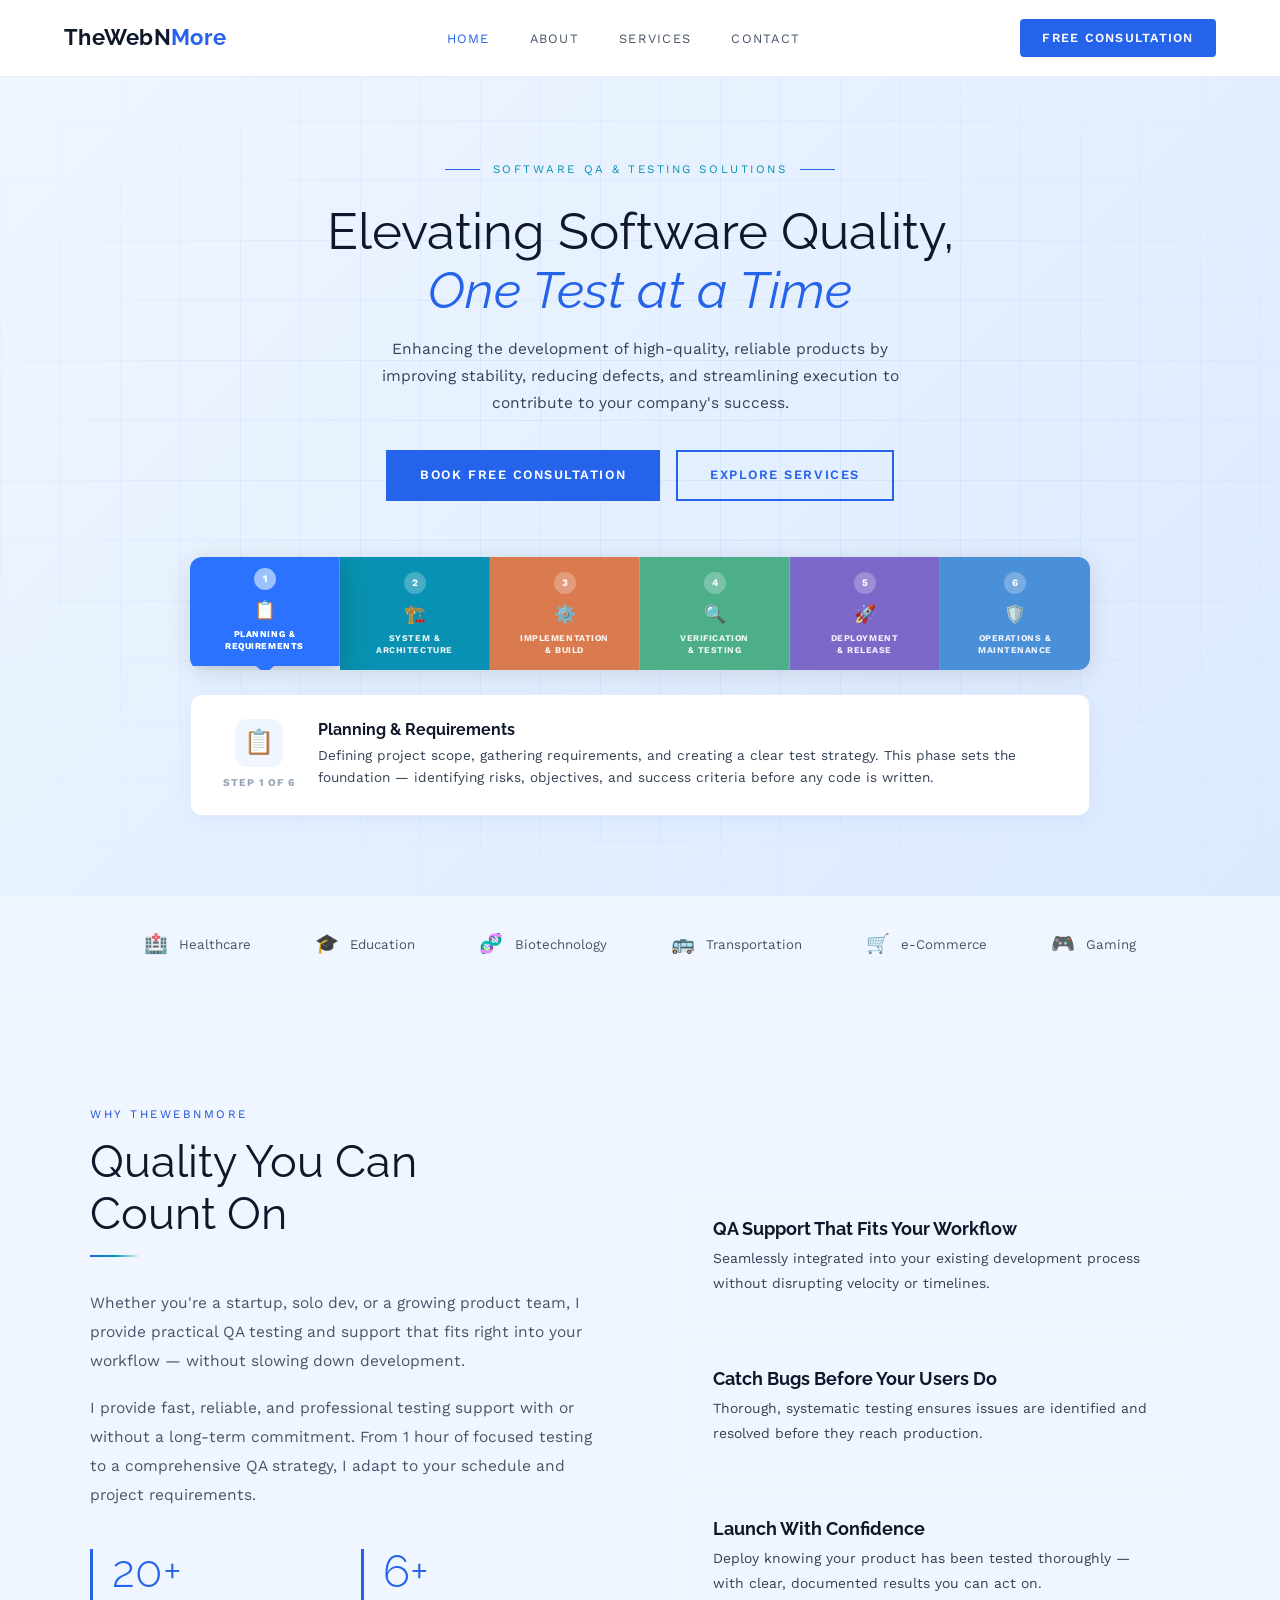
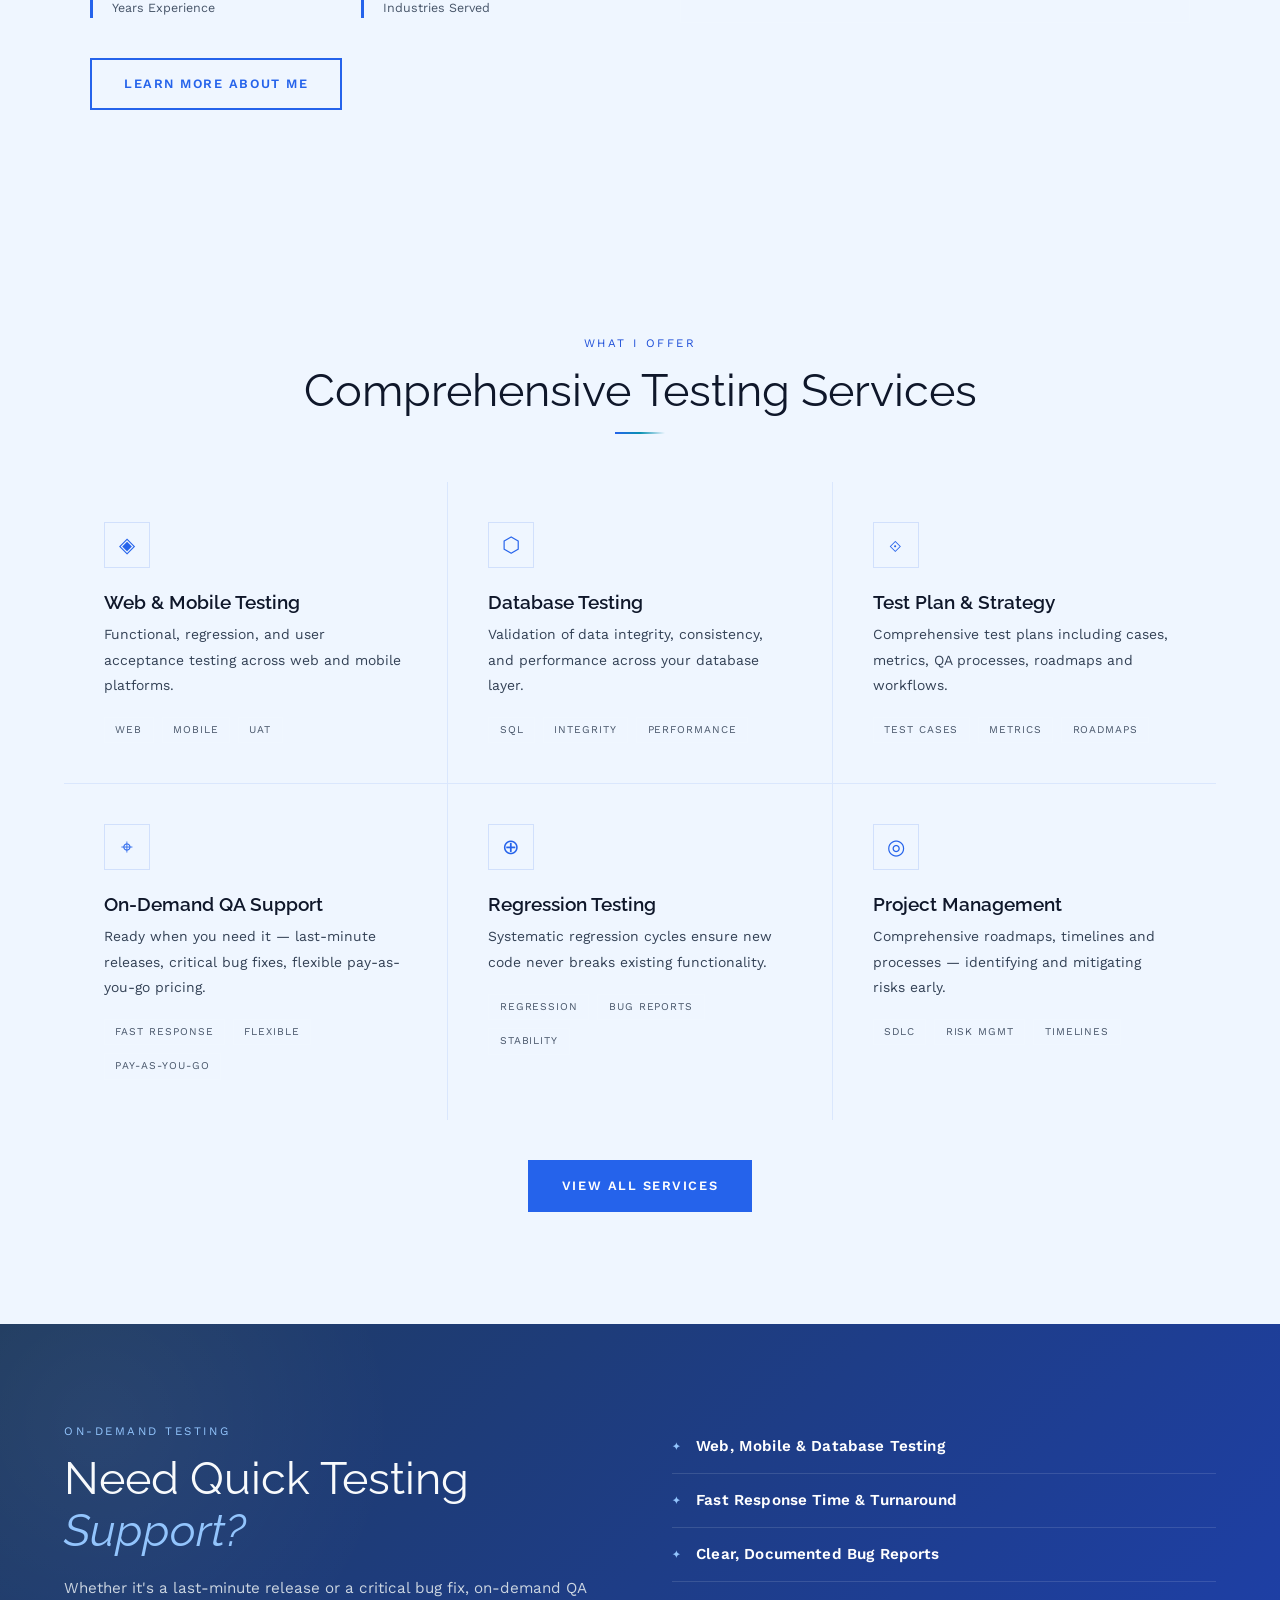
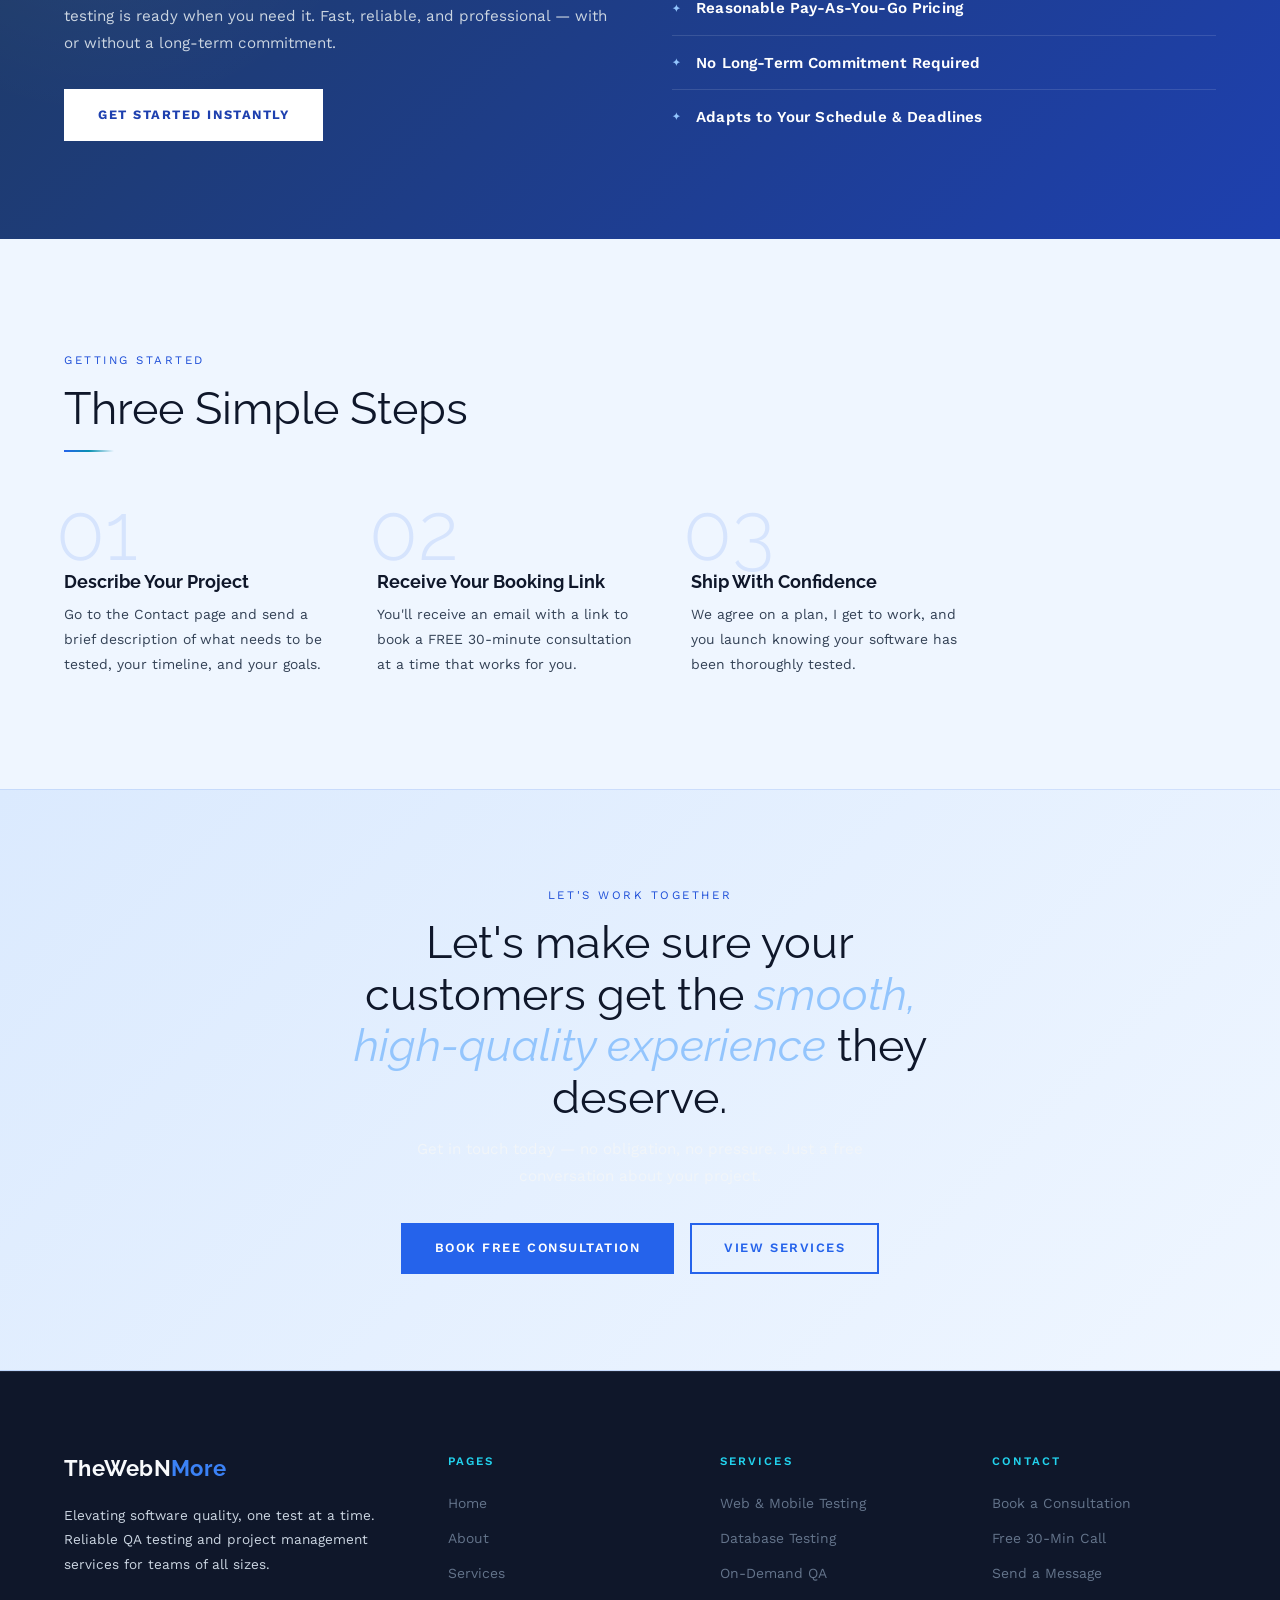
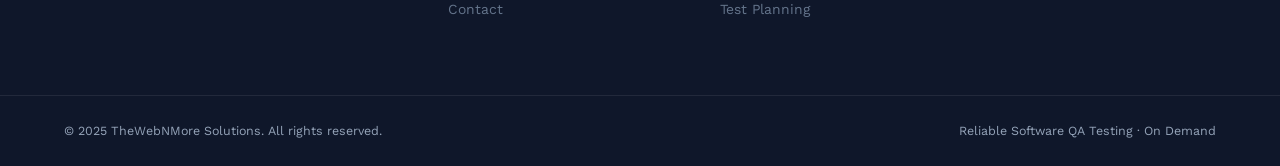
<file: index.html>
<!DOCTYPE html>
<html lang="en">
<head>
  <meta charset="UTF-8"/>
  <meta http-equiv="Cache-Control" content="no-cache, no-store, must-revalidate"/>
  <meta http-equiv="Pragma" content="no-cache"/>
  <meta http-equiv="Expires" content="0"/>
  <meta name="viewport" content="width=device-width, initial-scale=1.0"/>
  <title>TheWebNMore Solutions | Reliable Software QA Testing</title>
  <meta name="description" content="Professional QA testing services — web, mobile, database. 20+ years experience. On-demand support for startups to enterprise."/>
  <link href="https://fonts.googleapis.com/css2?family=Raleway:ital,wght@0,300;0,400;0,600;0,700;1,300;1,400&family=Work+Sans:wght@300;400;500;600&display=swap" rel="stylesheet"/>
  <link rel="stylesheet" href="style.css?v=20250304"/>
  <style>

    /* ── HERO ── */
    #hero {
      min-height: auto;
      display: flex; flex-direction: column; justify-content: center; align-items: center;
      text-align: center; padding: 10rem 5% 5rem;
      background: linear-gradient(135deg, #EFF6FF 0%, #DBEAFE 100%);
      position: relative; overflow: hidden;
    }
    .hero-grid {
      position: absolute; inset: 0;
      background-image:
        linear-gradient(rgba(37,99,235,0.07) 1px, transparent 1px),
        linear-gradient(90deg, rgba(37,99,235,0.07) 1px, transparent 1px);
      background-size: 60px 60px;
      mask-image: radial-gradient(ellipse 90% 80% at 50% 50%, black 20%, transparent 80%);
    }
    .hero-eyebrow {
      display: flex; align-items: center; gap: 0.8rem;
      font-size: 0.72rem; letter-spacing: 0.22em; text-transform: uppercase;
      color: #0891B2; margin-bottom: 1.5rem; position: relative; z-index: 1;
    }
    .hero-eyebrow::before, .hero-eyebrow::after {
      content: ''; display: block; width: 35px; height: 1px; background: #2563EB;
    }
    #hero h1 { color: #0F172A; position: relative; z-index: 1; font-size: clamp(2rem, 4.5vw, 3.2rem); font-weight: 400; }
    #hero h1 em { font-style: italic; color: #2563EB; }
    .hero-sub {
      font-size: 0.97rem; color: #334155;
      max-width: 540px; margin: 1rem auto 2rem;
      line-height: 1.75; position: relative; z-index: 1;
    }
    .hero-btns { display: flex; gap: 1rem; justify-content: center; flex-wrap: wrap; position: relative; z-index: 1; }

    /* ── INTERACTIVE PIPELINE ── */
    .pipeline-wrap {
      margin-top: 3.5rem; position: relative; z-index: 1; width: 100%;
      max-width: 900px; margin-left: auto; margin-right: auto;
    }

    /* Tab row */
    .pipeline {
      display: grid; grid-template-columns: repeat(6, 1fr);
      gap: 0; border-radius: 12px; overflow: hidden;
      box-shadow: 0 4px 24px rgba(15,23,42,0.12);
    }

    .p-step {
      display: flex; flex-direction: column; align-items: center;
      justify-content: center; cursor: pointer;
      padding: 0.9rem 0.5rem 0.8rem;
      position: relative; transition: all 0.25s ease;
      border-right: 1px solid rgba(255,255,255,0.15);
      text-align: center;
    }
    .p-step:last-child { border-right: none; }

    .p-step:nth-child(1) { background: #2563EB; }
    .p-step:nth-child(2) { background: #0891B2; }
    .p-step:nth-child(3) { background: #D97B4F; }
    .p-step:nth-child(4) { background: #4CAF8A; }
    .p-step:nth-child(5) { background: #7B68C8; }
    .p-step:nth-child(6) { background: #4A90D9; }

    .p-step:hover { filter: brightness(1.12); transform: translateY(-2px); box-shadow: 0 6px 20px rgba(0,0,0,0.15); z-index: 2; }
    .p-step.active { filter: brightness(1.15); transform: translateY(-4px); box-shadow: 0 8px 28px rgba(0,0,0,0.2); z-index: 3; }
    .p-step.active::after {
      content: '';
      position: absolute; bottom: -8px; left: 50%; transform: translateX(-50%);
      width: 0; height: 0;
      border-left: 9px solid transparent;
      border-right: 9px solid transparent;
    }
    .p-step:nth-child(1).active::after { border-top: 8px solid #2563EB; }
    .p-step:nth-child(2).active::after { border-top: 8px solid #0891B2; }
    .p-step:nth-child(3).active::after { border-top: 8px solid #D97B4F; }
    .p-step:nth-child(4).active::after { border-top: 8px solid #4CAF8A; }
    .p-step:nth-child(5).active::after { border-top: 8px solid #7B68C8; }
    .p-step:nth-child(6).active::after { border-top: 8px solid #4A90D9; }

    .p-num {
      width: 22px; height: 22px; border-radius: 50%;
      background: rgba(255,255,255,0.25);
      display: flex; align-items: center; justify-content: center;
      font-size: 0.62rem; font-weight: 700; color: #FFFFFF;
      margin-bottom: 0.4rem; flex-shrink: 0;
    }
    .p-step.active .p-num { background: rgba(255,255,255,0.45); }

    .p-icon-lg { font-size: 1.1rem; margin-bottom: 0.3rem; }

    .p-label {
      font-size: 0.55rem; letter-spacing: 0.06em; text-transform: uppercase;
      font-weight: 700; color: rgba(255,255,255,0.9); line-height: 1.35;
      white-space: normal; text-align: center;
    }
    .p-step.active .p-label { color: #FFFFFF; }

    /* Info card */
    .pipeline-info {
      margin-top: 1.5rem;
      background: #FFFFFF;
      border-radius: 12px;
      border: 1px solid rgba(37,99,235,0.12);
      padding: 1.5rem 2rem;
      display: grid;
      grid-template-columns: auto 1fr;
      gap: 1.4rem;
      align-items: center;
      box-shadow: 0 4px 20px rgba(37,99,235,0.07);
      animation: fadeSlideIn 0.3s ease;
    }
    @keyframes fadeSlideIn {
      from { opacity: 0; transform: translateY(8px); }
      to   { opacity: 1; transform: translateY(0); }
    }
    .pipeline-info-left {
      display: flex; flex-direction: column; align-items: center;
      gap: 0.5rem;
    }
    .pipeline-info-badge {
      width: 48px; height: 48px; border-radius: 12px;
      display: flex; align-items: center; justify-content: center;
      font-size: 1.5rem;
    }
    .pipeline-info-step {
      font-size: 0.65rem; font-weight: 700; letter-spacing: 0.1em;
      text-transform: uppercase; color: #94A3B8;
    }
    .pipeline-info-text { text-align: left; }
    .pipeline-info-text h4 {
      font-family: 'Raleway', sans-serif; font-size: 1rem;
      color: #0F172A; margin-bottom: 0.3rem; font-weight: 700;
    }
    .pipeline-info-text p {
      font-size: 0.85rem; color: #334155; margin: 0; line-height: 1.65;
    }

    @media (max-width: 700px) {
      .pipeline { grid-template-columns: repeat(3, 1fr); border-radius: 8px; }
      .p-icon-lg { display: none; }
    }

    /* ── TRUST STRIP ── */
    .trust-strip {
      background: #EFF6FF;
      border-top: 1px solid rgba(248,250,252,0.08);
      border-bottom: 1px solid rgba(248,250,252,0.08);
      padding: 2rem 5%;
      display: flex; align-items: center; justify-content: center;
      gap: 4rem; flex-wrap: wrap;
    }
    .trust-item {
      display: flex; align-items: center; gap: 0.7rem;
      font-size: 0.83rem; color: #475569;
    }
    .trust-item .icon { font-size: 1.2rem; }

    /* ── INTRO / VALUE ── */
    #value { background: #EFF6FF; padding: 7rem 5%; }
    .value-grid {
      display: grid; grid-template-columns: 1fr 1fr;
      gap: 5rem; align-items: center; max-width: 1100px; margin: 0 auto;
    }
    .value-left p { color: #475569; line-height: 1.85; margin-bottom: 1.2rem; font-size: 0.97rem; }
    .value-stats { display: grid; grid-template-columns: 1fr 1fr; gap: 2rem; margin-top: 2.5rem; }
    .v-stat { border-left: 3px solid #2563EB; padding-left: 1.2rem; }
    .v-stat-num {
      font-family: 'Raleway', sans-serif;
      font-size: 2.8rem; font-weight: 300; color: #2563EB; line-height: 1;
    }
    .v-stat-label { font-size: 0.78rem; color: #475569; margin-top: 0.25rem; }
    .value-cards { display: flex; flex-direction: column; gap: 1.2rem; }
    .v-card {
      border: 1px solid rgba(248,250,252,0.08);
      padding: 1.6rem 2rem;
      transition: border-color 0.3s, transform 0.3s, box-shadow 0.3s;
      background: #EFF6FF;
    }
    .v-card:hover {
      border-color: #2563EB; transform: translateX(6px);
      box-shadow: 0 4px 20px rgba(37,99,235,0.1);
    }
    .v-card h4 { font-family: 'Raleway', sans-serif; font-size: 1.15rem; margin-bottom: 0.4rem; color: #0F172A; }
    .v-card p { font-size: 0.87rem; margin: 0; }

    /* ── SERVICES PREVIEW ── */
    #services-preview { background: #EFF6FF; padding: 7rem 5%; }
    .services-grid {
      display: grid; grid-template-columns: repeat(3, 1fr);
      gap: 1px; background: rgba(37,99,235,0.10);
      margin-top: 3rem;
    }
    .s-card {
      background: #EFF6FF; padding: 2.5rem;
      position: relative; overflow: hidden;
      transition: background 0.3s;
    }
    .s-card::after {
      content: ''; position: absolute;
      bottom: 0; left: 0; right: 0; height: 3px;
      background: linear-gradient(90deg, #2563EB, #0891B2);
      transform: scaleX(0); transform-origin: left;
      transition: transform 0.4s;
    }
    .s-card:hover::after { transform: scaleX(1); }
    .s-card:hover { background: #EFF6FF; }
    .s-icon {
      width: 46px; height: 46px; margin-bottom: 1.4rem;
      display: flex; align-items: center; justify-content: center;
      border: 1px solid rgba(37,99,235,0.15); color: #2563EB;
      font-size: 1.3rem; background: #EFF6FF;
    }
    .s-card h3 { font-size: 1.2rem; color: #0F172A; margin-bottom: 0.6rem; }
    .s-card p { font-size: 0.87rem; }
    .s-tags { display: flex; gap: 0.5rem; flex-wrap: wrap; margin-top: 1.2rem; }
    .s-tag {
      font-size: 0.65rem; letter-spacing: 0.09em; text-transform: uppercase;
      border: 1px solid rgba(248,250,252,0.08); color: #475569;
      padding: 0.25rem 0.65rem; background: #EFF6FF;
    }
    .services-link { text-align: center; margin-top: 2.5rem; }

    /* ── ON-DEMAND BAND ── */
    .ondemand {
      background: linear-gradient(135deg, #1E3A5F 0%, #1E40AF 100%);
      padding: 6rem 5%;
      display: grid; grid-template-columns: 1fr 1fr;
      gap: 4rem; align-items: center;
      position: relative; overflow: hidden;
    }
    .ondemand::before {
      content: '';
      position: absolute; left: -200px; top: -200px;
      width: 600px; height: 600px; border-radius: 50%;
      background: radial-gradient(circle, rgba(255,255,255,0.05) 0%, transparent 70%);
    }
    .ondemand h2 { color: #F8FAFC !important; position: relative; z-index: 1; }
    .ondemand h2 span { color: #93C5FD !important; font-style: italic; }
    .ondemand > div:first-child p { color: #CBD5E1 !important; margin: 1.2rem 0 2rem; position: relative; z-index: 1; }
    .od-list { list-style: none; position: relative; z-index: 1; color: #FFFFFF; }
    .od-list li {
      display: flex; align-items: center; gap: 1rem;
      color: #FFFFFF !important; font-size: 0.95rem; font-weight: 600;
      padding: 0.9rem 0; border-bottom: 1px solid rgba(255,255,255,0.12);
      letter-spacing: 0.01em;
    }
    .od-list li:last-child { border-bottom: none; }
    .od-list li::before { content: '✦'; color: #93C5FD !important; font-size: 0.6rem; flex-shrink: 0; }

    /* ── HOW TO START ── */
    #how { background: #EFF6FF; padding: 7rem 5%; }
    .how-steps {
      display: grid; grid-template-columns: repeat(3, 1fr);
      gap: 2.5rem; margin-top: 3.5rem; max-width: 900px;
    }
    .how-step { position: relative; padding-top: 1.5rem; }
    .how-num {
      font-family: 'Raleway', sans-serif;
      font-size: 5rem; font-weight: 300; color: rgba(37,99,235,0.12);
      line-height: 1; position: absolute; top: -1rem; left: -0.5rem;
    }
    .how-content { position: relative; z-index: 1; padding-top: 2.5rem; }
    .how-content h4 { font-size: 1.1rem; color: #0F172A; margin-bottom: 0.6rem; }
    .how-content p { font-size: 0.87rem; }

    /* ── CTA BANNER ── */
    .cta-banner {
      background: linear-gradient(135deg, #DBEAFE 0%, #EFF6FF 100%);
      border-top: 1px solid rgba(37,99,235,0.15); border-bottom: 1px solid rgba(37,99,235,0.15);
      padding: 6rem 5%; text-align: center;
    }
    .cta-banner h2 { color: #F8FAFC; max-width: 640px; margin: 0 auto 0.5rem; }
    .cta-banner h2 span { color: #93C5FD; font-style: italic; }
    .cta-banner p { margin: 0.8rem auto 2rem; max-width: 500px; color: #CBD5E1; }
    .cta-btns { display: flex; gap: 1rem; justify-content: center; flex-wrap: wrap; }

    @media (max-width: 900px) {
      .value-grid, .ondemand { grid-template-columns: 1fr; gap: 3rem; }
      .services-grid { grid-template-columns: 1fr 1fr; }
      .how-steps { grid-template-columns: 1fr; }
    }
    @media (max-width: 600px) {
      .services-grid { grid-template-columns: 1fr; }
      .pipeline { gap: 0.3rem; }
      .p-arrow { display: none; }
    }
  </style>
</head>
<body>

<!-- NAV -->
<nav id="main-nav">
  <a href="index.html" class="nav-logo">TheWebN<span>More</span></a>
  <ul class="nav-links" id="nav-links">
    <li><a href="index.html" class="active">Home</a></li>
    <li><a href="about.html">About</a></li>
    <li><a href="services.html">Services</a></li>
    <li><a href="contact.html">Contact</a></li>
  </ul>
  <a href="contact.html" class="nav-cta">Free Consultation</a>
  <button class="nav-toggle" id="nav-toggle" aria-label="Toggle menu">
    <span></span><span></span><span></span>
  </button>
</nav>

<!-- HERO -->
<section id="hero">
  <div class="hero-grid"></div>
  <div class="hero-eyebrow">Software QA &amp; Testing Solutions</div>
  <h1>Elevating Software Quality,<br><em>One Test at a Time</em></h1>
  <p class="hero-sub">
    Enhancing the development of high-quality, reliable products by improving stability,
    reducing defects, and streamlining execution to contribute to your company's success.
  </p>
  <div class="hero-btns">
    <a href="contact.html" class="btn btn-gold">Book Free Consultation</a>
    <a href="services.html" class="btn btn-outline">Explore Services</a>
  </div>
  <div class="pipeline-wrap">
    <div class="pipeline">
      <div class="p-step active" onclick="selectStage(0)">
        <div class="p-num">1</div>
        <div class="p-icon-lg">📋</div>
        <div class="p-label">Planning &amp;<br>Requirements</div>
      </div>
      <div class="p-step" onclick="selectStage(1)">
        <div class="p-num">2</div>
        <div class="p-icon-lg">🏗️</div>
        <div class="p-label">System &amp;<br>Architecture</div>
      </div>
      <div class="p-step" onclick="selectStage(2)">
        <div class="p-num">3</div>
        <div class="p-icon-lg">⚙️</div>
        <div class="p-label">Implementation<br>&amp; Build</div>
      </div>
      <div class="p-step" onclick="selectStage(3)">
        <div class="p-num">4</div>
        <div class="p-icon-lg">🔍</div>
        <div class="p-label">Verification<br>&amp; Testing</div>
      </div>
      <div class="p-step" onclick="selectStage(4)">
        <div class="p-num">5</div>
        <div class="p-icon-lg">🚀</div>
        <div class="p-label">Deployment<br>&amp; Release</div>
      </div>
      <div class="p-step" onclick="selectStage(5)">
        <div class="p-num">6</div>
        <div class="p-icon-lg">🛡️</div>
        <div class="p-label">Operations &amp;<br>Maintenance</div>
      </div>
    </div>
    <div class="pipeline-info" id="pipeline-info">
      <div class="pipeline-info-left">
        <div class="pipeline-info-badge" id="pipeline-badge" style="background:#EFF6FF;">📋</div>
        <div class="pipeline-info-step" id="pipeline-step">Step 1 of 6</div>
      </div>
      <div class="pipeline-info-text">
        <h4 id="pipeline-title">Planning &amp; Requirements</h4>
        <p id="pipeline-desc">Defining project scope, gathering requirements, and creating a clear test strategy. This phase sets the foundation — identifying risks, objectives, and success criteria before any code is written.</p>
      </div>
    </div>
  </div>
</section>

<!-- TRUST STRIP -->
<div class="trust-strip">
  <div class="trust-item"><span class="icon">🏥</span> Healthcare</div>
  <div class="trust-item"><span class="icon">🎓</span> Education</div>
  <div class="trust-item"><span class="icon">🧬</span> Biotechnology</div>
  <div class="trust-item"><span class="icon">🚌</span> Transportation</div>
  <div class="trust-item"><span class="icon">🛒</span> e-Commerce</div>
  <div class="trust-item"><span class="icon">🎮</span> Gaming</div>
</div>

<!-- VALUE / ABOUT INTRO -->
<section id="value">
  <div class="value-grid">
    <div class="value-left fade-up">
      <span class="eyebrow">Why TheWebNMore</span>
      <h2>Quality You Can<br>Count On</h2>
      <div class="divider"></div>
      <p>
        Whether you're a startup, solo dev, or a growing product team, I provide practical QA
        testing and support that fits right into your workflow — without slowing down development.
      </p>
      <p>
        I provide fast, reliable, and professional testing support with or without a long-term
        commitment. From 1 hour of focused testing to a comprehensive QA strategy, I adapt to
        your schedule and project requirements.
      </p>
      <div class="value-stats">
        <div class="v-stat">
          <div class="v-stat-num">20+</div>
          <div class="v-stat-label">Years Experience</div>
        </div>
        <div class="v-stat">
          <div class="v-stat-num">6+</div>
          <div class="v-stat-label">Industries Served</div>
        </div>
      </div>
      <div style="margin-top:2.5rem;">
        <a href="about.html" class="btn btn-outline">Learn More About Me</a>
      </div>
    </div>
    <div class="value-cards fade-up">
      <div class="v-card">
        <h4>QA Support That Fits Your Workflow</h4>
        <p>Seamlessly integrated into your existing development process without disrupting velocity or timelines.</p>
      </div>
      <div class="v-card">
        <h4>Catch Bugs Before Your Users Do</h4>
        <p>Thorough, systematic testing ensures issues are identified and resolved before they reach production.</p>
      </div>
      <div class="v-card">
        <h4>Launch With Confidence</h4>
        <p>Deploy knowing your product has been tested thoroughly — with clear, documented results you can act on.</p>
      </div>
    </div>
  </div>
</section>

<!-- SERVICES PREVIEW -->
<section id="services-preview">
  <div style="text-align:center;">
    <span class="eyebrow">What I Offer</span>
    <h2 style="color:#0F172A;">Comprehensive Testing Services</h2>
    <div class="divider centered"></div>
  </div>
  <div class="services-grid">
    <div class="s-card fade-up">
      <div class="s-icon">◈</div>
      <h3>Web &amp; Mobile Testing</h3>
      <p>Functional, regression, and user acceptance testing across web and mobile platforms.</p>
      <div class="s-tags"><span class="s-tag">Web</span><span class="s-tag">Mobile</span><span class="s-tag">UAT</span></div>
    </div>
    <div class="s-card fade-up">
      <div class="s-icon">⬡</div>
      <h3>Database Testing</h3>
      <p>Validation of data integrity, consistency, and performance across your database layer.</p>
      <div class="s-tags"><span class="s-tag">SQL</span><span class="s-tag">Integrity</span><span class="s-tag">Performance</span></div>
    </div>
    <div class="s-card fade-up">
      <div class="s-icon">⟐</div>
      <h3>Test Plan &amp; Strategy</h3>
      <p>Comprehensive test plans including cases, metrics, QA processes, roadmaps and workflows.</p>
      <div class="s-tags"><span class="s-tag">Test Cases</span><span class="s-tag">Metrics</span><span class="s-tag">Roadmaps</span></div>
    </div>
    <div class="s-card fade-up">
      <div class="s-icon">⌖</div>
      <h3>On-Demand QA Support</h3>
      <p>Ready when you need it — last-minute releases, critical bug fixes, flexible pay-as-you-go pricing.</p>
      <div class="s-tags"><span class="s-tag">Fast Response</span><span class="s-tag">Flexible</span><span class="s-tag">Pay-as-you-go</span></div>
    </div>
    <div class="s-card fade-up">
      <div class="s-icon">⊕</div>
      <h3>Regression Testing</h3>
      <p>Systematic regression cycles ensure new code never breaks existing functionality.</p>
      <div class="s-tags"><span class="s-tag">Regression</span><span class="s-tag">Bug Reports</span><span class="s-tag">Stability</span></div>
    </div>
    <div class="s-card fade-up">
      <div class="s-icon">◎</div>
      <h3>Project Management</h3>
      <p>Comprehensive roadmaps, timelines and processes — identifying and mitigating risks early.</p>
      <div class="s-tags"><span class="s-tag">SDLC</span><span class="s-tag">Risk Mgmt</span><span class="s-tag">Timelines</span></div>
    </div>
  </div>
  <div class="services-link">
    <a href="services.html" class="btn btn-gold">View All Services</a>
  </div>
</section>

<!-- ON-DEMAND BAND -->
<div class="ondemand">
  <div>
    <span class="eyebrow" style="color:#93C5FD; position:relative; z-index:1;">On-Demand Testing</span>
    <h2>Need Quick Testing <span>Support?</span></h2>
    <p>
      Whether it's a last-minute release or a critical bug fix, on-demand QA testing is
      ready when you need it. Fast, reliable, and professional — with or without a long-term commitment.
    </p>
    <a href="contact.html" class="btn" style="position:relative;z-index:1;background:#FFFFFF;color:#1E40AF;border:2px solid #FFFFFF;font-family:'Work Sans',sans-serif;font-weight:700;font-size:0.8rem;letter-spacing:0.12em;text-transform:uppercase;padding:0.85rem 2rem;display:inline-block;transition:all 0.28s;" onmouseover="this.style.background='transparent';this.style.color='#FFFFFF';" onmouseout="this.style.background='#FFFFFF';this.style.color='#1E40AF';">Get Started Instantly</a>
  </div>
  <ul class="od-list">
    <li>Web, Mobile &amp; Database Testing</li>
    <li>Fast Response Time &amp; Turnaround</li>
    <li>Clear, Documented Bug Reports</li>
    <li>Reasonable Pay-As-You-Go Pricing</li>
    <li>No Long-Term Commitment Required</li>
    <li>Adapts to Your Schedule &amp; Deadlines</li>
  </ul>
</div>

<!-- HOW TO START -->
<section id="how">
  <span class="eyebrow">Getting Started</span>
  <h2 style="color:#0F172A;">Three Simple Steps</h2>
  <div class="divider"></div>
  <div class="how-steps">
    <div class="how-step fade-up">
      <div class="how-num">01</div>
      <div class="how-content">
        <h4>Describe Your Project</h4>
        <p>Go to the Contact page and send a brief description of what needs to be tested, your timeline, and your goals.</p>
      </div>
    </div>
    <div class="how-step fade-up">
      <div class="how-num">02</div>
      <div class="how-content">
        <h4>Receive Your Booking Link</h4>
        <p>You'll receive an email with a link to book a FREE 30-minute consultation at a time that works for you.</p>
      </div>
    </div>
    <div class="how-step fade-up">
      <div class="how-num">03</div>
      <div class="how-content">
        <h4>Ship With Confidence</h4>
        <p>We agree on a plan, I get to work, and you launch knowing your software has been thoroughly tested.</p>
      </div>
    </div>
  </div>
</section>

<!-- CTA BANNER -->
<div class="cta-banner">
  <span class="eyebrow">Let's Work Together</span>
  <h2>Let's make sure your customers get the <span>smooth, high-quality experience</span> they deserve.</h2>
  <p style="color:#F1F5F9;">Get in touch today — no obligation, no pressure. Just a free conversation about your project.</p>
  <div class="cta-btns">
    <a href="contact.html" class="btn btn-gold">Book Free Consultation</a>
    <a href="services.html" class="btn btn-outline">View Services</a>
  </div>
</div>

<!-- FOOTER -->
<footer>
  <div class="footer-top">
    <div class="footer-brand">
      <div class="nav-logo">TheWebN<span>More</span></div>
      <p style="color:#CBD5E1;">Elevating software quality, one test at a time. Reliable QA testing and project management services for teams of all sizes.</p>
    </div>
    <div class="footer-col">
      <h5>Pages</h5>
      <ul>
        <li><a href="index.html">Home</a></li>
        <li><a href="about.html">About</a></li>
        <li><a href="services.html">Services</a></li>
        <li><a href="contact.html">Contact</a></li>
      </ul>
    </div>
    <div class="footer-col">
      <h5>Services</h5>
      <ul>
        <li><a href="services.html">Web &amp; Mobile Testing</a></li>
        <li><a href="services.html">Database Testing</a></li>
        <li><a href="services.html">On-Demand QA</a></li>
        <li><a href="services.html">Test Planning</a></li>
      </ul>
    </div>
    <div class="footer-col">
      <h5>Contact</h5>
      <ul>
        <li><a href="contact.html">Book a Consultation</a></li>
        <li><a href="contact.html">Free 30-Min Call</a></li>
        <li><a href="contact.html">Send a Message</a></li>
      </ul>
    </div>
  </div>
  <div class="footer-bottom">
    <p style="color:#94A3B8;">© 2025 TheWebNMore Solutions. All rights reserved.</p>
    <p style="color:#94A3B8;">Reliable Software QA Testing · On Demand</p>
  </div>
</footer>

<script>
  // Nav scroll shadow
  window.addEventListener('scroll', () => {
    document.getElementById('main-nav').classList.toggle('scrolled', window.scrollY > 30);
  });
  // Mobile nav toggle
  document.getElementById('nav-toggle').addEventListener('click', () => {
    document.getElementById('nav-links').classList.toggle('open');
  });
  // Fade-up observer
  // Add animate class first so elements start hidden, then reveal on scroll
  document.querySelectorAll('.fade-up').forEach(el => el.classList.add('animate'));
  const obs = new IntersectionObserver(entries => {
    entries.forEach(e => { if (e.isIntersecting) e.target.classList.add('visible'); });
  }, { threshold: 0.08 });
  document.querySelectorAll('.fade-up').forEach(el => obs.observe(el));
</script>
</body>
</html>
</file>
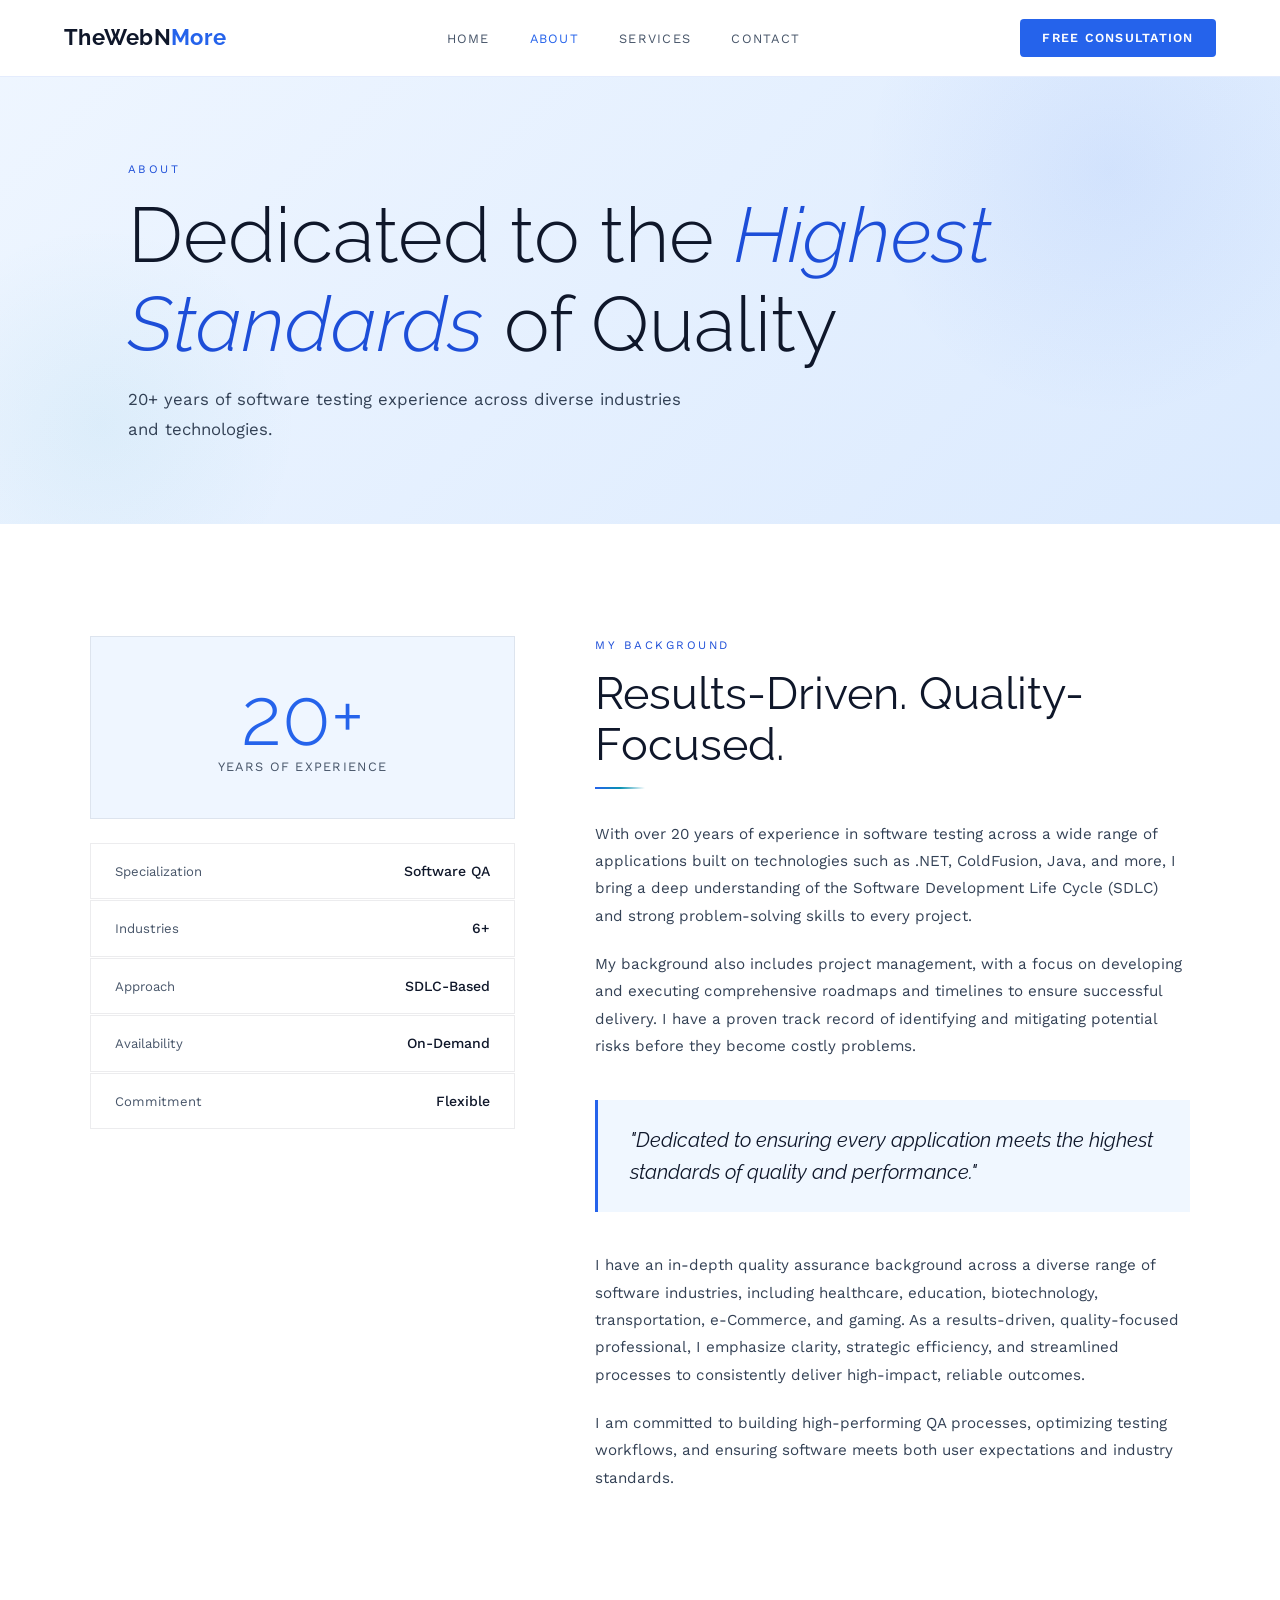
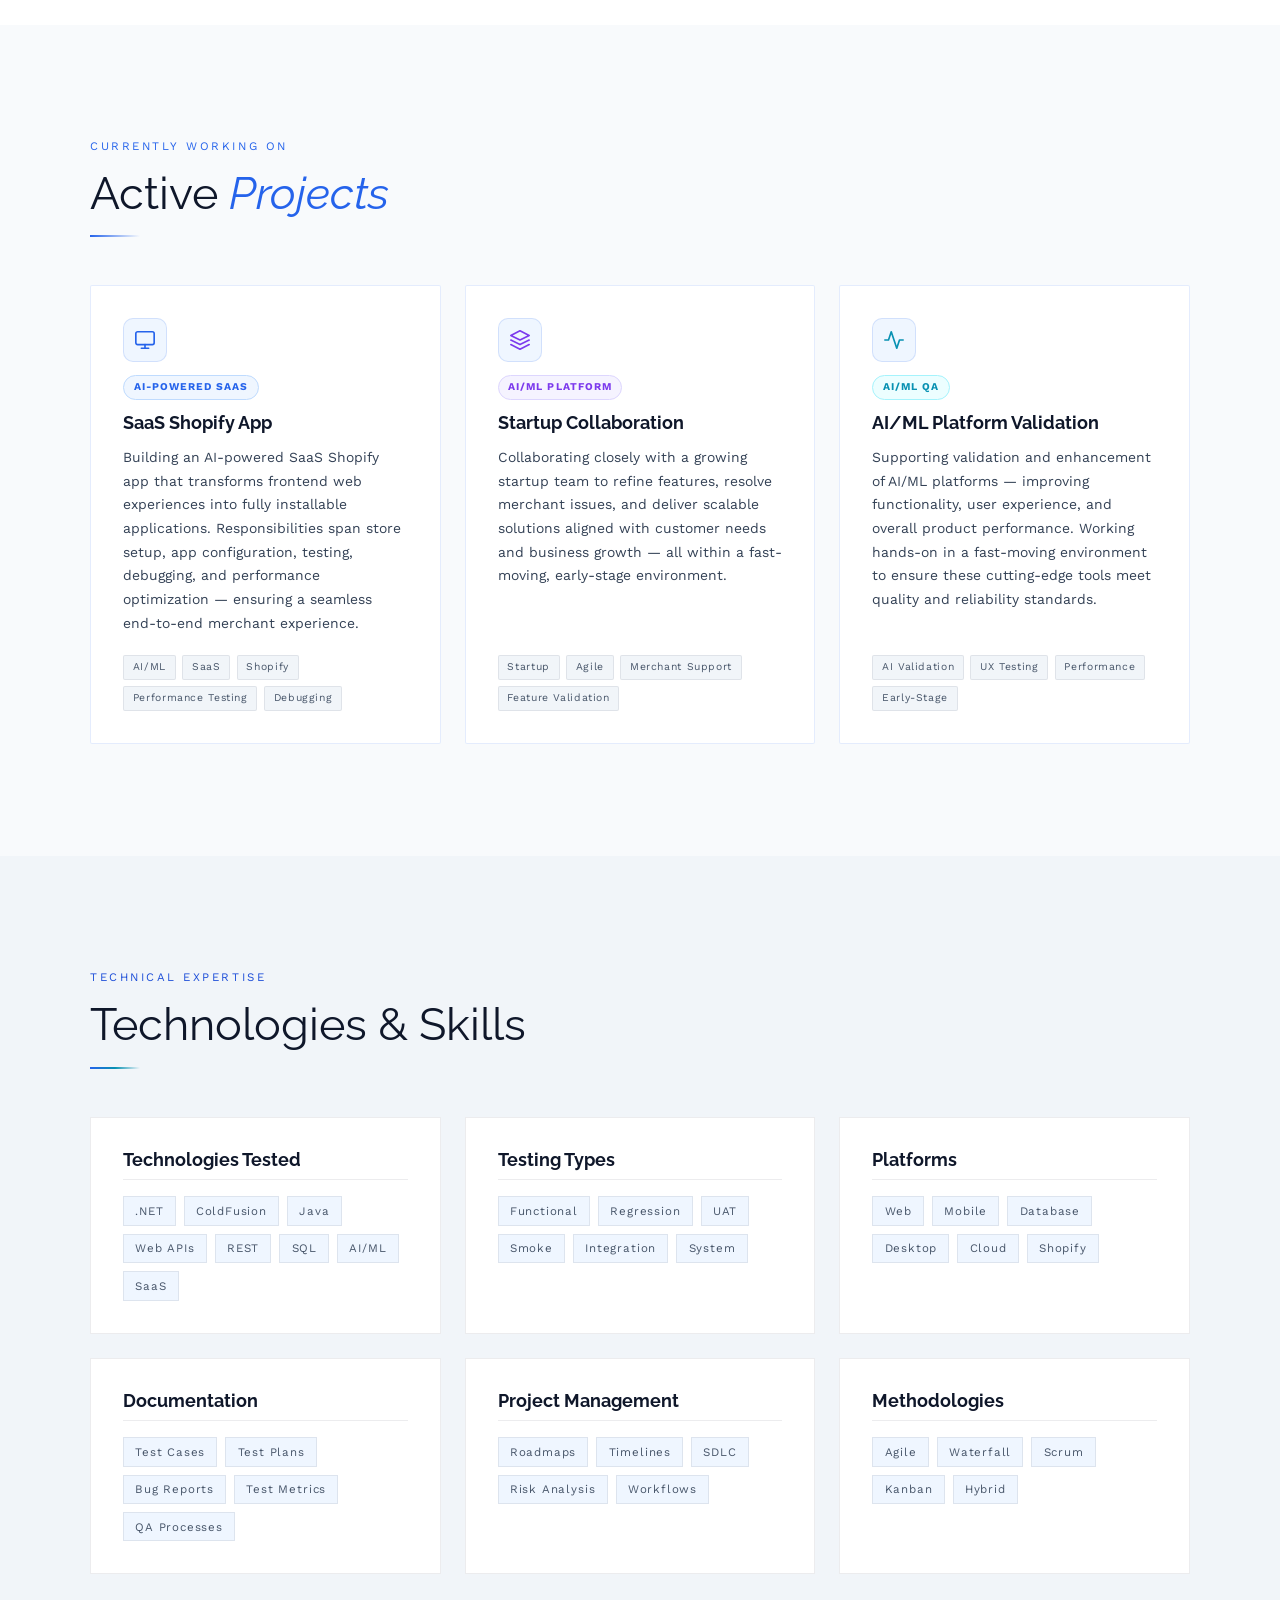
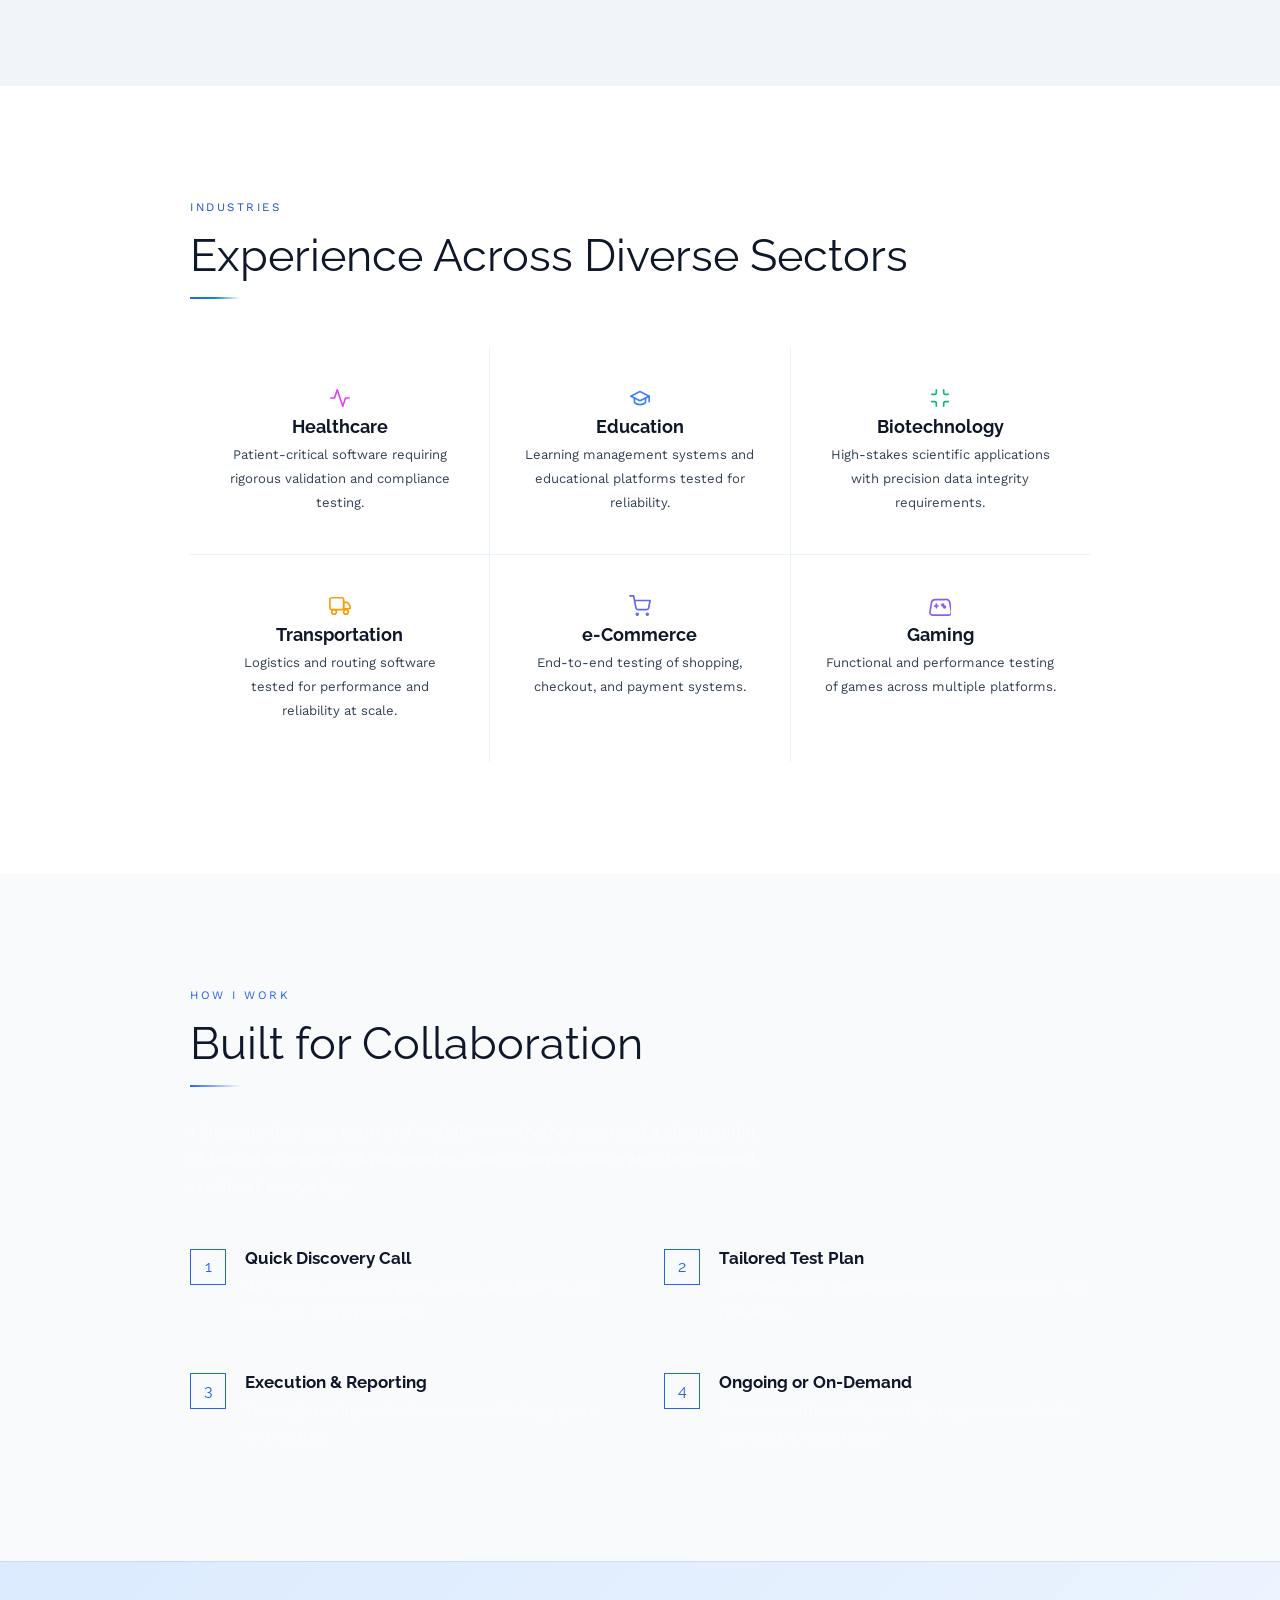
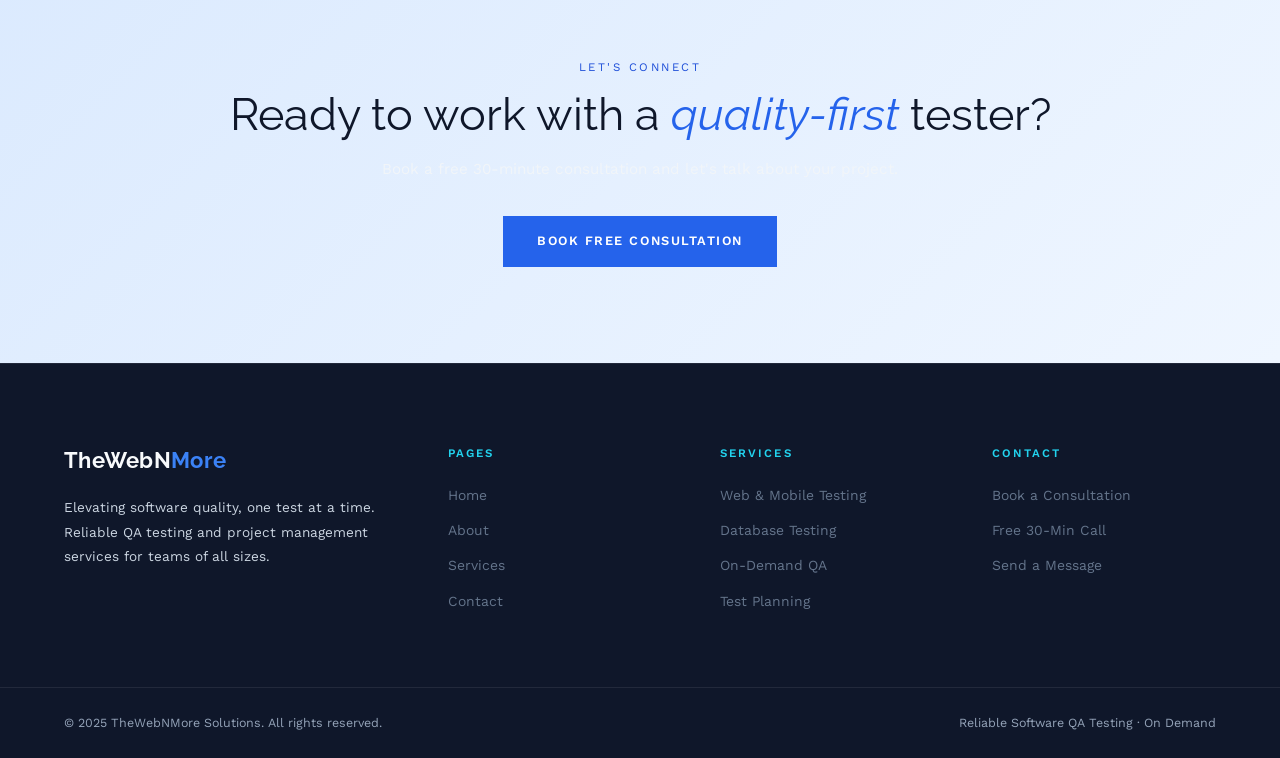
<file: about.html>
<!DOCTYPE html>
<html lang="en">
<head>
  <meta charset="UTF-8"/>
  <meta http-equiv="Cache-Control" content="no-cache, no-store, must-revalidate"/>
  <meta http-equiv="Pragma" content="no-cache"/>
  <meta http-equiv="Expires" content="0"/>
  <meta name="viewport" content="width=device-width, initial-scale=1.0"/>
  <title>About | TheWebNMore Solutions</title>
  <meta name="description" content="20+ years of software QA experience across healthcare, education, biotech, e-Commerce, gaming and more."/>
  <link href="https://fonts.googleapis.com/css2?family=Raleway:ital,wght@0,300;0,400;0,600;0,700;1,300;1,400&family=Work+Sans:wght@300;400;500;600&display=swap" rel="stylesheet"/>
  <link rel="stylesheet" href="style.css?v=20250304"/>
  <style>

    /* ── BIO SECTION ── */
    #bio { background: #FFFFFF; padding: 7rem 5%; }
    .bio-grid {
      display: grid; grid-template-columns: 1fr 1.4fr;
      gap: 5rem; align-items: start; max-width: 1100px; margin: 0 auto;
    }
    .bio-aside { position: sticky; top: 100px; }
    .bio-badge {
      background: #EFF6FF;
      border: 1px solid rgba(15,23,42,0.08);
      padding: 2.5rem;
      text-align: center;
    }
    .bio-badge .big-num {
      font-family: 'Raleway', sans-serif;
      font-size: 5rem; font-weight: 300; color: #2563EB; line-height: 1;
    }
    .bio-badge .big-label { font-size: 0.8rem; letter-spacing: 0.1em; text-transform: uppercase; color: #475569; }
    .bio-stats { margin-top: 1.5rem; display: flex; flex-direction: column; gap: 1px; }
    .bio-stat {
      background: #FFFFFF; border: 1px solid rgba(15,23,42,0.08);
      padding: 1rem 1.5rem;
      display: flex; justify-content: space-between; align-items: center;
    }
    .bio-stat-label { font-size: 0.82rem; color: #475569; }
    .bio-stat-val { font-size: 0.88rem; font-weight: 500; color: #0F172A; }

    .bio-main h2 { color: #0F172A; margin-bottom: 0.5rem; }
    .bio-main p { margin-bottom: 1.3rem; }
    .quote-block {
      border-left: 3px solid #2563EB;
      background: #F0F7FF;
      padding: 1.5rem 2rem; margin: 2.5rem 0;
    }
    .quote-block p {
      font-family: 'Raleway', sans-serif;
      font-size: 1.25rem; font-style: italic; color: #0F172A;
      line-height: 1.6; margin: 0;
    }

    /* ── TECH / EXPERTISE ── */
    #expertise { background: #F1F5F9; padding: 7rem 5%; }
    .expertise-inner { max-width: 1100px; margin: 0 auto; }
    .exp-grid {
      display: grid; grid-template-columns: repeat(3, 1fr);
      gap: 1.5rem; margin-top: 3rem;
    }
    .exp-card {
      background: #FFFFFF;
      border: 1px solid rgba(15,23,42,0.08);
      padding: 2rem;
      transition: border-color 0.3s, box-shadow 0.3s;
    }
    .exp-card:hover { border-color: #2563EB; box-shadow: 0 4px 20px rgba(0,0,0,0.08); }
    .exp-card h4 {
      font-family: 'Raleway', sans-serif;
      font-size: 1.1rem; color: #0F172A; margin-bottom: 1rem;
      padding-bottom: 0.6rem; border-bottom: 1px solid rgba(15,23,42,0.08);
    }
    .exp-tags { display: flex; flex-wrap: wrap; gap: 0.5rem; }
    .exp-tag {
      font-size: 0.72rem; letter-spacing: 0.07em;
      background: #EFF6FF; border: 1px solid rgba(15,23,42,0.08);
      color: #475569; padding: 0.28rem 0.7rem;
    }

    /* ── INDUSTRIES ── */
    #industries { background: #FFFFFF; padding: 7rem 5%; }
    .ind-grid {
      display: grid; grid-template-columns: repeat(3, 1fr);
      gap: 1px; background: rgba(37,99,235,0.10);
      margin-top: 3rem; max-width: 900px;
    }
    .ind-card {
      background: #FFFFFF; padding: 2.5rem 2rem; text-align: center;
      transition: background 0.3s;
    }
    .ind-card:hover { background: #F0F7FF; }
    .ind-icon { font-size: 2.2rem; display: block; margin-bottom: 0.8rem; }
    .ind-card h4 { font-family: 'Raleway', sans-serif; font-size: 1.1rem; color: #0F172A; }
    .ind-card p { font-size: 0.82rem; margin-top: 0.4rem; }

    /* ── COLLABORATION ── */
    #collab { background: #F8FAFC; padding: 7rem 5%; }
    .collab-inner { max-width: 900px; margin: 0 auto; }
    #collab .eyebrow { color: #2563EB; }
    #collab h2 { color: #0F172A; }
    #collab .divider { background: linear-gradient(90deg, #2563EB, transparent); }
    .collab-grid { display: grid; grid-template-columns: 1fr 1fr; gap: 3rem; margin-top: 3rem; }
    .collab-item { display: flex; gap: 1.2rem; }
    .collab-dot {
      width: 36px; height: 36px; flex-shrink: 0;
      border: 1px solid #2563EB;
      display: flex; align-items: center; justify-content: center;
      font-family: 'Raleway', sans-serif; font-size: 1rem; color: #2563EB;
    }
    .collab-item h4 { font-family: 'Raleway', sans-serif; font-size: 1.05rem; color: #0F172A; margin-bottom: 0.4rem; }
    .collab-item p { font-size: 0.87rem; color: rgba(255,255,255,0.5); margin: 0; }

    /* ── CTA ── */
    .about-cta {
      background: linear-gradient(135deg, #DBEAFE, #EFF6FF);
      border-top: 1px solid rgba(37,99,235,0.15);
      padding: 6rem 5%; text-align: center;
    }
    .about-cta h2 { color: #F8FAFC; }
    .about-cta h2 span { color: #2563EB; font-style: italic; }
    .about-cta p { color: #CBD5E1; margin: 1rem auto 2rem; max-width: 520px; }


    /* ── CURRENT WORK ── */
    #current-work { background: #F8FAFC; padding: 7rem 5%; }
    .cw-inner { max-width: 1100px; margin: 0 auto; }
    #current-work .eyebrow { color: #2563EB; }
    .cw-grid {
      display: grid; grid-template-columns: repeat(3, 1fr);
      gap: 1.5rem; margin-top: 3rem;
    }
    .cw-card {
      background: #FFFFFF;
      border: 1px solid rgba(37,99,235,0.12);
      padding: 2rem;
      border-radius: 2px;
      display: flex; flex-direction: column; gap: 0.8rem;
      transition: border-color 0.3s, box-shadow 0.3s, transform 0.3s;
    }
    .cw-card:hover {
      border-color: #2563EB;
      box-shadow: 0 8px 30px rgba(37,99,235,0.1);
      transform: translateY(-3px);
    }
    .cw-badge {
      width: 44px; height: 44px;
      background: #EFF6FF; border: 1px solid rgba(37,99,235,0.15);
      display: flex; align-items: center; justify-content: center;
      border-radius: 10px; flex-shrink: 0;
    }
    .cw-tag {
      display: inline-block;
      font-size: 0.65rem; font-weight: 700; letter-spacing: 0.1em;
      text-transform: uppercase; color: #2563EB;
      background: #EFF6FF; border: 1px solid #BFDBFE;
      padding: 0.2rem 0.6rem; border-radius: 100px;
      width: fit-content;
    }
    .cw-card h4 {
      font-family: 'Raleway', sans-serif;
      font-size: 1.1rem; color: #0F172A; font-weight: 700; margin: 0;
    }
    .cw-card p {
      font-size: 0.87rem; color: #334155; line-height: 1.7; margin: 0; flex-grow: 1;
    }
    .cw-chips { display: flex; flex-wrap: wrap; gap: 0.4rem; margin-top: 0.4rem; }
    .cw-chips span {
      font-size: 0.65rem; letter-spacing: 0.06em;
      background: #F1F5F9; border: 1px solid rgba(15,23,42,0.08);
      color: #475569; padding: 0.2rem 0.55rem; border-radius: 2px;
    }
    @media (max-width: 900px) { .cw-grid { grid-template-columns: 1fr; } }

    @media (max-width: 900px) {
      .bio-grid { grid-template-columns: 1fr; }
      .bio-aside { position: static; }
      .exp-grid, .ind-grid { grid-template-columns: 1fr 1fr; }
      .collab-grid { grid-template-columns: 1fr; }
    }
    @media (max-width: 600px) {
      .exp-grid, .ind-grid { grid-template-columns: 1fr; }
    }
  </style>
</head>
<body>

<!-- NAV -->
<nav id="main-nav">
  <a href="index.html" class="nav-logo">TheWebN<span>More</span></a>
  <ul class="nav-links" id="nav-links">
    <li><a href="index.html">Home</a></li>
    <li><a href="about.html" class="active">About</a></li>
    <li><a href="services.html">Services</a></li>
    <li><a href="contact.html">Contact</a></li>
  </ul>
  <a href="contact.html" class="nav-cta">Free Consultation</a>
  <button class="nav-toggle" id="nav-toggle" aria-label="Toggle menu">
    <span></span><span></span><span></span>
  </button>
</nav>

<!-- PAGE HERO -->
<div class="page-hero">
  <div class="page-hero-content container">
    <span class="eyebrow">About</span>
    <h1>Dedicated to the <em>Highest Standards</em>&nbsp;of Quality</h1>
    <p>20+ years of software testing experience across diverse industries and technologies.</p>
  </div>
</div>

<!-- BIO -->
<section id="bio">
  <div class="bio-grid">
    <div class="bio-aside fade-up">
      <div class="bio-badge">
        <div class="big-num">20+</div>
        <div class="big-label">Years of Experience</div>
      </div>
      <div class="bio-stats">
        <div class="bio-stat">
          <span class="bio-stat-label">Specialization</span>
          <span class="bio-stat-val">Software QA</span>
        </div>
        <div class="bio-stat">
          <span class="bio-stat-label">Industries</span>
          <span class="bio-stat-val">6+</span>
        </div>
        <div class="bio-stat">
          <span class="bio-stat-label">Approach</span>
          <span class="bio-stat-val">SDLC-Based</span>
        </div>
        <div class="bio-stat">
          <span class="bio-stat-label">Availability</span>
          <span class="bio-stat-val">On-Demand</span>
        </div>
        <div class="bio-stat">
          <span class="bio-stat-label">Commitment</span>
          <span class="bio-stat-val">Flexible</span>
        </div>
      </div>
    </div>

    <div class="bio-main fade-up">
      <span class="eyebrow">My Background</span>
      <h2>Results-Driven. Quality-Focused.</h2>
      <div class="divider"></div>
      <p>
        With over 20 years of experience in software testing across a wide range of applications
        built on technologies such as .NET, ColdFusion, Java, and more, I bring a deep
        understanding of the Software Development Life Cycle (SDLC) and strong problem-solving
        skills to every project.
      </p>
      <p>
        My background also includes project management, with a focus on developing and executing
        comprehensive roadmaps and timelines to ensure successful delivery. I have a proven track
        record of identifying and mitigating potential risks before they become costly problems.
      </p>
      <div class="quote-block">
        <p>"Dedicated to ensuring every application meets the highest standards of quality and performance."</p>
      </div>
      <p>
        I have an in-depth quality assurance background across a diverse range of software
        industries, including healthcare, education, biotechnology, transportation, e-Commerce,
        and gaming. As a results-driven, quality-focused professional, I emphasize clarity,
        strategic efficiency, and streamlined processes to consistently deliver high-impact,
        reliable outcomes.
      </p>
      <p>
        I am committed to building high-performing QA processes, optimizing testing workflows,
        and ensuring software meets both user expectations and industry standards.
      </p>
    </div>
  </div>
</section>

<!-- CURRENT WORK -->
<section id="current-work">
  <div class="cw-inner">
    <span class="eyebrow">Currently Working On</span>
    <h2 style="color:#0F172A;">Active <span style="color:#2563EB;font-style:italic;">Projects</span></h2>
    <div class="divider" style="background:linear-gradient(90deg,#2563EB,transparent);"></div>
    <div class="cw-grid">

      <div class="cw-card fade-up">
        <div class="cw-badge">
          <svg xmlns="http://www.w3.org/2000/svg" width="22" height="22" viewBox="0 0 24 24" fill="none" stroke="#2563EB" stroke-width="1.8" stroke-linecap="round" stroke-linejoin="round"><rect x="2" y="3" width="20" height="14" rx="2"/><path d="M8 21h8M12 17v4"/></svg>
        </div>
        <div class="cw-tag">AI-Powered SaaS</div>
        <h4>SaaS Shopify App</h4>
        <p>Building an AI-powered SaaS Shopify app that transforms frontend web experiences into fully installable applications. Responsibilities span store setup, app configuration, testing, debugging, and performance optimization — ensuring a seamless end-to-end merchant experience.</p>
        <div class="cw-chips">
          <span>AI/ML</span><span>SaaS</span><span>Shopify</span><span>Performance Testing</span><span>Debugging</span>
        </div>
      </div>

      <div class="cw-card fade-up">
        <div class="cw-badge">
          <svg xmlns="http://www.w3.org/2000/svg" width="22" height="22" viewBox="0 0 24 24" fill="none" stroke="#7C3AED" stroke-width="1.8" stroke-linecap="round" stroke-linejoin="round"><path d="M12 2L2 7l10 5 10-5-10-5z"/><path d="M2 17l10 5 10-5"/><path d="M2 12l10 5 10-5"/></svg>
        </div>
        <div class="cw-tag" style="background:#F5F3FF;color:#7C3AED;border-color:#DDD6FE;">AI/ML Platform</div>
        <h4>Startup Collaboration</h4>
        <p>Collaborating closely with a growing startup team to refine features, resolve merchant issues, and deliver scalable solutions aligned with customer needs and business growth — all within a fast-moving, early-stage environment.</p>
        <div class="cw-chips">
          <span>Startup</span><span>Agile</span><span>Merchant Support</span><span>Feature Validation</span>
        </div>
      </div>

      <div class="cw-card fade-up">
        <div class="cw-badge">
          <svg xmlns="http://www.w3.org/2000/svg" width="22" height="22" viewBox="0 0 24 24" fill="none" stroke="#0891B2" stroke-width="1.8" stroke-linecap="round" stroke-linejoin="round"><polyline points="22 12 18 12 15 21 9 3 6 12 2 12"/></svg>
        </div>
        <div class="cw-tag" style="background:#ECFEFF;color:#0891B2;border-color:#A5F3FC;">AI/ML QA</div>
        <h4>AI/ML Platform Validation</h4>
        <p>Supporting validation and enhancement of AI/ML platforms — improving functionality, user experience, and overall product performance. Working hands-on in a fast-moving environment to ensure these cutting-edge tools meet quality and reliability standards.</p>
        <div class="cw-chips">
          <span>AI Validation</span><span>UX Testing</span><span>Performance</span><span>Early-Stage</span>
        </div>
      </div>

    </div>
  </div>
</section>

<!-- EXPERTISE -->
<section id="expertise">
  <div class="expertise-inner">
    <span class="eyebrow">Technical Expertise</span>
    <h2 style="color:#0F172A;">Technologies &amp; Skills</h2>
    <div class="divider"></div>
    <div class="exp-grid">
      <div class="exp-card fade-up">
        <h4>Technologies Tested</h4>
        <div class="exp-tags">
          <span class="exp-tag">.NET</span>
          <span class="exp-tag">ColdFusion</span>
          <span class="exp-tag">Java</span>
          <span class="exp-tag">Web APIs</span>
          <span class="exp-tag">REST</span>
          <span class="exp-tag">SQL</span>
          <span class="exp-tag">AI/ML</span>
          <span class="exp-tag">SaaS</span>
        </div>
      </div>
      <div class="exp-card fade-up">
        <h4>Testing Types</h4>
        <div class="exp-tags">
          <span class="exp-tag">Functional</span>
          <span class="exp-tag">Regression</span>
          <span class="exp-tag">UAT</span>
          <span class="exp-tag">Smoke</span>
          <span class="exp-tag">Integration</span>
          <span class="exp-tag">System</span>
        </div>
      </div>
      <div class="exp-card fade-up">
        <h4>Platforms</h4>
        <div class="exp-tags">
          <span class="exp-tag">Web</span>
          <span class="exp-tag">Mobile</span>
          <span class="exp-tag">Database</span>
          <span class="exp-tag">Desktop</span>
          <span class="exp-tag">Cloud</span>
          <span class="exp-tag">Shopify</span>
        </div>
      </div>
      <div class="exp-card fade-up">
        <h4>Documentation</h4>
        <div class="exp-tags">
          <span class="exp-tag">Test Cases</span>
          <span class="exp-tag">Test Plans</span>
          <span class="exp-tag">Bug Reports</span>
          <span class="exp-tag">Test Metrics</span>
          <span class="exp-tag">QA Processes</span>
        </div>
      </div>
      <div class="exp-card fade-up">
        <h4>Project Management</h4>
        <div class="exp-tags">
          <span class="exp-tag">Roadmaps</span>
          <span class="exp-tag">Timelines</span>
          <span class="exp-tag">SDLC</span>
          <span class="exp-tag">Risk Analysis</span>
          <span class="exp-tag">Workflows</span>
        </div>
      </div>
      <div class="exp-card fade-up">
        <h4>Methodologies</h4>
        <div class="exp-tags">
          <span class="exp-tag">Agile</span>
          <span class="exp-tag">Waterfall</span>
          <span class="exp-tag">Scrum</span>
          <span class="exp-tag">Kanban</span>
          <span class="exp-tag">Hybrid</span>
        </div>
      </div>
    </div>
  </div>
</section>

<!-- INDUSTRIES -->
<section id="industries">
  <div style="max-width:900px; margin:0 auto;">
    <span class="eyebrow">Industries</span>
    <h2 style="color:#0F172A;">Experience Across Diverse Sectors</h2>
    <div class="divider"></div>
    <div class="ind-grid fade-up">
      <div class="ind-card">
        <svg xmlns="http://www.w3.org/2000/svg" width="22" height="22" viewBox="0 0 24 24" fill="none" stroke="#E040FB" stroke-width="1.8" stroke-linecap="round" stroke-linejoin="round"><path d="M22 12h-4l-3 9L9 3l-3 9H2"/></svg>
        <h4>Healthcare</h4>
        <p>Patient-critical software requiring rigorous validation and compliance testing.</p>
      </div>
      <div class="ind-card">
        <svg xmlns="http://www.w3.org/2000/svg" width="22" height="22" viewBox="0 0 24 24" fill="none" stroke="#3B82F6" stroke-width="1.8" stroke-linecap="round" stroke-linejoin="round"><path d="M22 10v6M2 10l10-5 10 5-10 5z"/><path d="M6 12v5c3 3 9 3 12 0v-5"/></svg>
        <h4>Education</h4>
        <p>Learning management systems and educational platforms tested for reliability.</p>
      </div>
      <div class="ind-card">
        <svg xmlns="http://www.w3.org/2000/svg" width="22" height="22" viewBox="0 0 24 24" fill="none" stroke="#10B981" stroke-width="1.8" stroke-linecap="round" stroke-linejoin="round"><path d="M8 3v3a2 2 0 0 1-2 2H3"/><path d="M21 8h-3a2 2 0 0 1-2-2V3"/><path d="M3 16h3a2 2 0 0 1 2 2v3"/><path d="M16 21v-3a2 2 0 0 1 2-2h3"/></svg>
        <h4>Biotechnology</h4>
        <p>High-stakes scientific applications with precision data integrity requirements.</p>
      </div>
      <div class="ind-card">
        <svg xmlns="http://www.w3.org/2000/svg" width="22" height="22" viewBox="0 0 24 24" fill="none" stroke="#F59E0B" stroke-width="1.8" stroke-linecap="round" stroke-linejoin="round"><rect x="1" y="3" width="15" height="13" rx="2"/><path d="M16 8h4l3 4v3h-7V8z"/><circle cx="5.5" cy="18.5" r="2.5"/><circle cx="18.5" cy="18.5" r="2.5"/></svg>
        <h4>Transportation</h4>
        <p>Logistics and routing software tested for performance and reliability at scale.</p>
      </div>
      <div class="ind-card">
        <svg xmlns="http://www.w3.org/2000/svg" width="22" height="22" viewBox="0 0 24 24" fill="none" stroke="#6366F1" stroke-width="1.8" stroke-linecap="round" stroke-linejoin="round"><circle cx="9" cy="21" r="1"/><circle cx="20" cy="21" r="1"/><path d="M1 1h4l2.68 13.39a2 2 0 0 0 2 1.61h9.72a2 2 0 0 0 2-1.61L23 6H6"/></svg>
        <h4>e-Commerce</h4>
        <p>End-to-end testing of shopping, checkout, and payment systems.</p>
      </div>
      <div class="ind-card">
        <svg xmlns="http://www.w3.org/2000/svg" width="22" height="22" viewBox="0 0 24 24" fill="none" stroke="#8B5CF6" stroke-width="1.8" stroke-linecap="round" stroke-linejoin="round"><line x1="6" y1="12" x2="10" y2="12"/><line x1="8" y1="10" x2="8" y2="14"/><circle cx="15" cy="11" r="1" fill="#8B5CF6"/><circle cx="17" cy="13" r="1" fill="#8B5CF6"/><path d="M17.32 5H6.68a4 4 0 0 0-3.978 3.59l-1.657 10a3 3 0 0 0 2.971 3.41h17.37a3 3 0 0 0 2.971-3.41l-1.657-10A4 4 0 0 0 17.32 5z"/></svg>
        <h4>Gaming</h4>
        <p>Functional and performance testing of games across multiple platforms.</p>
      </div>
    </div>
  </div>
</section>

<!-- COLLABORATION -->
<section id="collab">
  <div class="collab-inner">
    <span class="eyebrow">How I Work</span>
    <h2>Built for Collaboration</h2>
    <div class="divider"></div>
    <p style="color:rgba(255,255,255,0.6); max-width:580px;">
      I integrate into your team and workflow — whether you need a single sprint of testing
      or ongoing QA partnership. Clear communication and documented results at every step.
    </p>
    <div class="collab-grid fade-up">
      <div class="collab-item">
        <div class="collab-dot">1</div>
        <div>
          <h4>Quick Discovery Call</h4>
          <p>We discuss your app, goals, stack, and how QA fits into your current process.</p>
        </div>
      </div>
      <div class="collab-item">
        <div class="collab-dot">2</div>
        <div>
          <h4>Tailored Test Plan</h4>
          <p>I develop a test strategy specific to your product and risk areas.</p>
        </div>
      </div>
      <div class="collab-item">
        <div class="collab-dot">3</div>
        <div>
          <h4>Execution &amp; Reporting</h4>
          <p>Thorough testing with clear, actionable bug reports and metrics.</p>
        </div>
      </div>
      <div class="collab-item">
        <div class="collab-dot">4</div>
        <div>
          <h4>Ongoing or On-Demand</h4>
          <p>Continue with weekly/monthly support or call when you need it. You choose.</p>
        </div>
      </div>
    </div>
  </div>
</section>

<!-- CTA -->
<div class="about-cta">
  <span class="eyebrow">Let's Connect</span>
  <h2>Ready to work with a <span>quality-first</span> tester?</h2>
  <p style="color:#F1F5F9;">Book a free 30-minute consultation and let's talk about your project.</p>
  <a href="contact.html" class="btn btn-gold">Book Free Consultation</a>
</div>

<!-- FOOTER -->
<footer>
  <div class="footer-top">
    <div class="footer-brand">
      <div class="nav-logo">TheWebN<span>More</span></div>
      <p style="color:#CBD5E1;">Elevating software quality, one test at a time. Reliable QA testing and project management services for teams of all sizes.</p>
    </div>
    <div class="footer-col">
      <h5>Pages</h5>
      <ul>
        <li><a href="index.html">Home</a></li>
        <li><a href="about.html">About</a></li>
        <li><a href="services.html">Services</a></li>
        <li><a href="contact.html">Contact</a></li>
      </ul>
    </div>
    <div class="footer-col">
      <h5>Services</h5>
      <ul>
        <li><a href="services.html">Web &amp; Mobile Testing</a></li>
        <li><a href="services.html">Database Testing</a></li>
        <li><a href="services.html">On-Demand QA</a></li>
        <li><a href="services.html">Test Planning</a></li>
      </ul>
    </div>
    <div class="footer-col">
      <h5>Contact</h5>
      <ul>
        <li><a href="contact.html">Book a Consultation</a></li>
        <li><a href="contact.html">Free 30-Min Call</a></li>
        <li><a href="contact.html">Send a Message</a></li>
      </ul>
    </div>
  </div>
  <div class="footer-bottom">
    <p style="color:#94A3B8;">© 2025 TheWebNMore Solutions. All rights reserved.</p>
    <p style="color:#94A3B8;">Reliable Software QA Testing · On Demand</p>
  </div>
</footer>

<script>
  window.addEventListener('scroll', () => {
    document.getElementById('main-nav').classList.toggle('scrolled', window.scrollY > 30);
  });
  document.getElementById('nav-toggle').addEventListener('click', () => {
    document.getElementById('nav-links').classList.toggle('open');
  });
  // Add animate class first so elements start hidden, then reveal on scroll
  document.querySelectorAll('.fade-up').forEach(el => el.classList.add('animate'));
  const obs = new IntersectionObserver(entries => {
    entries.forEach(e => { if (e.isIntersecting) e.target.classList.add('visible'); });
  }, { threshold: 0.08 });
  document.querySelectorAll('.fade-up').forEach(el => obs.observe(el));
</script>
</body>
</html>
</file>
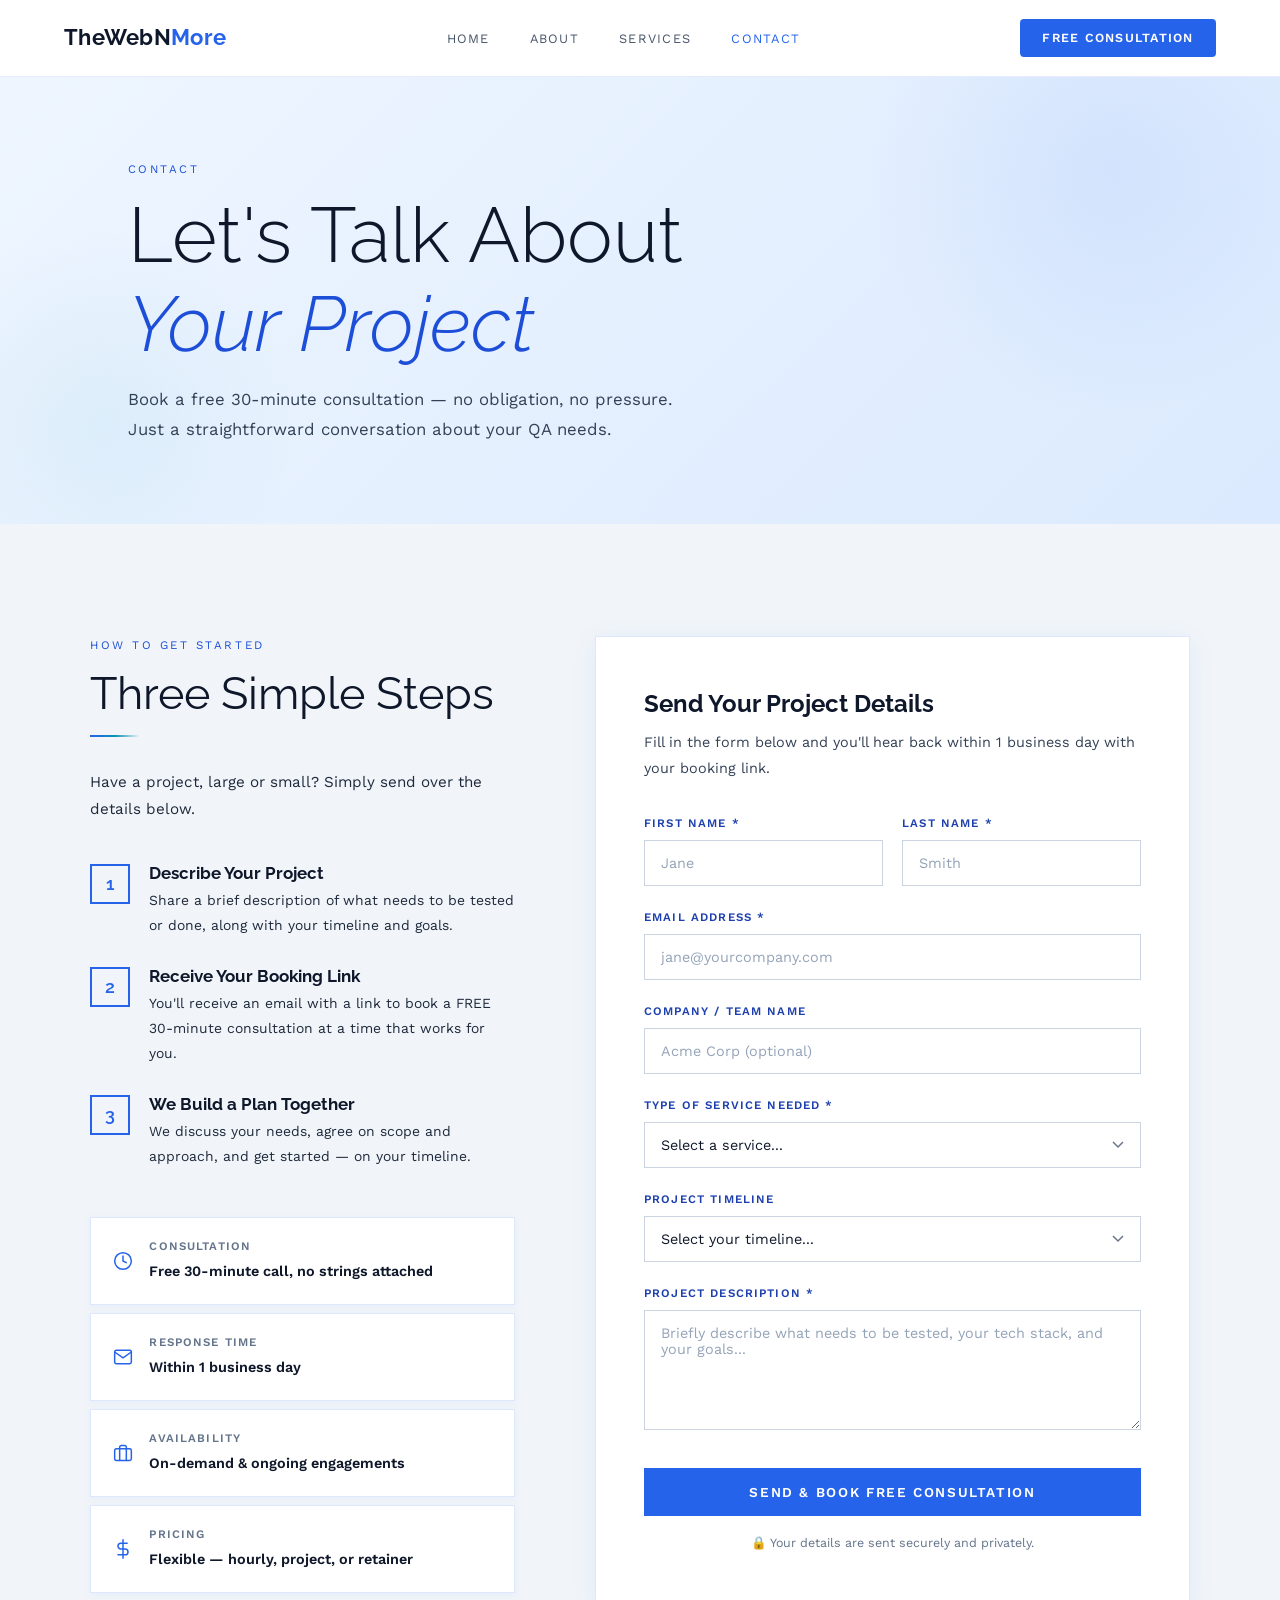
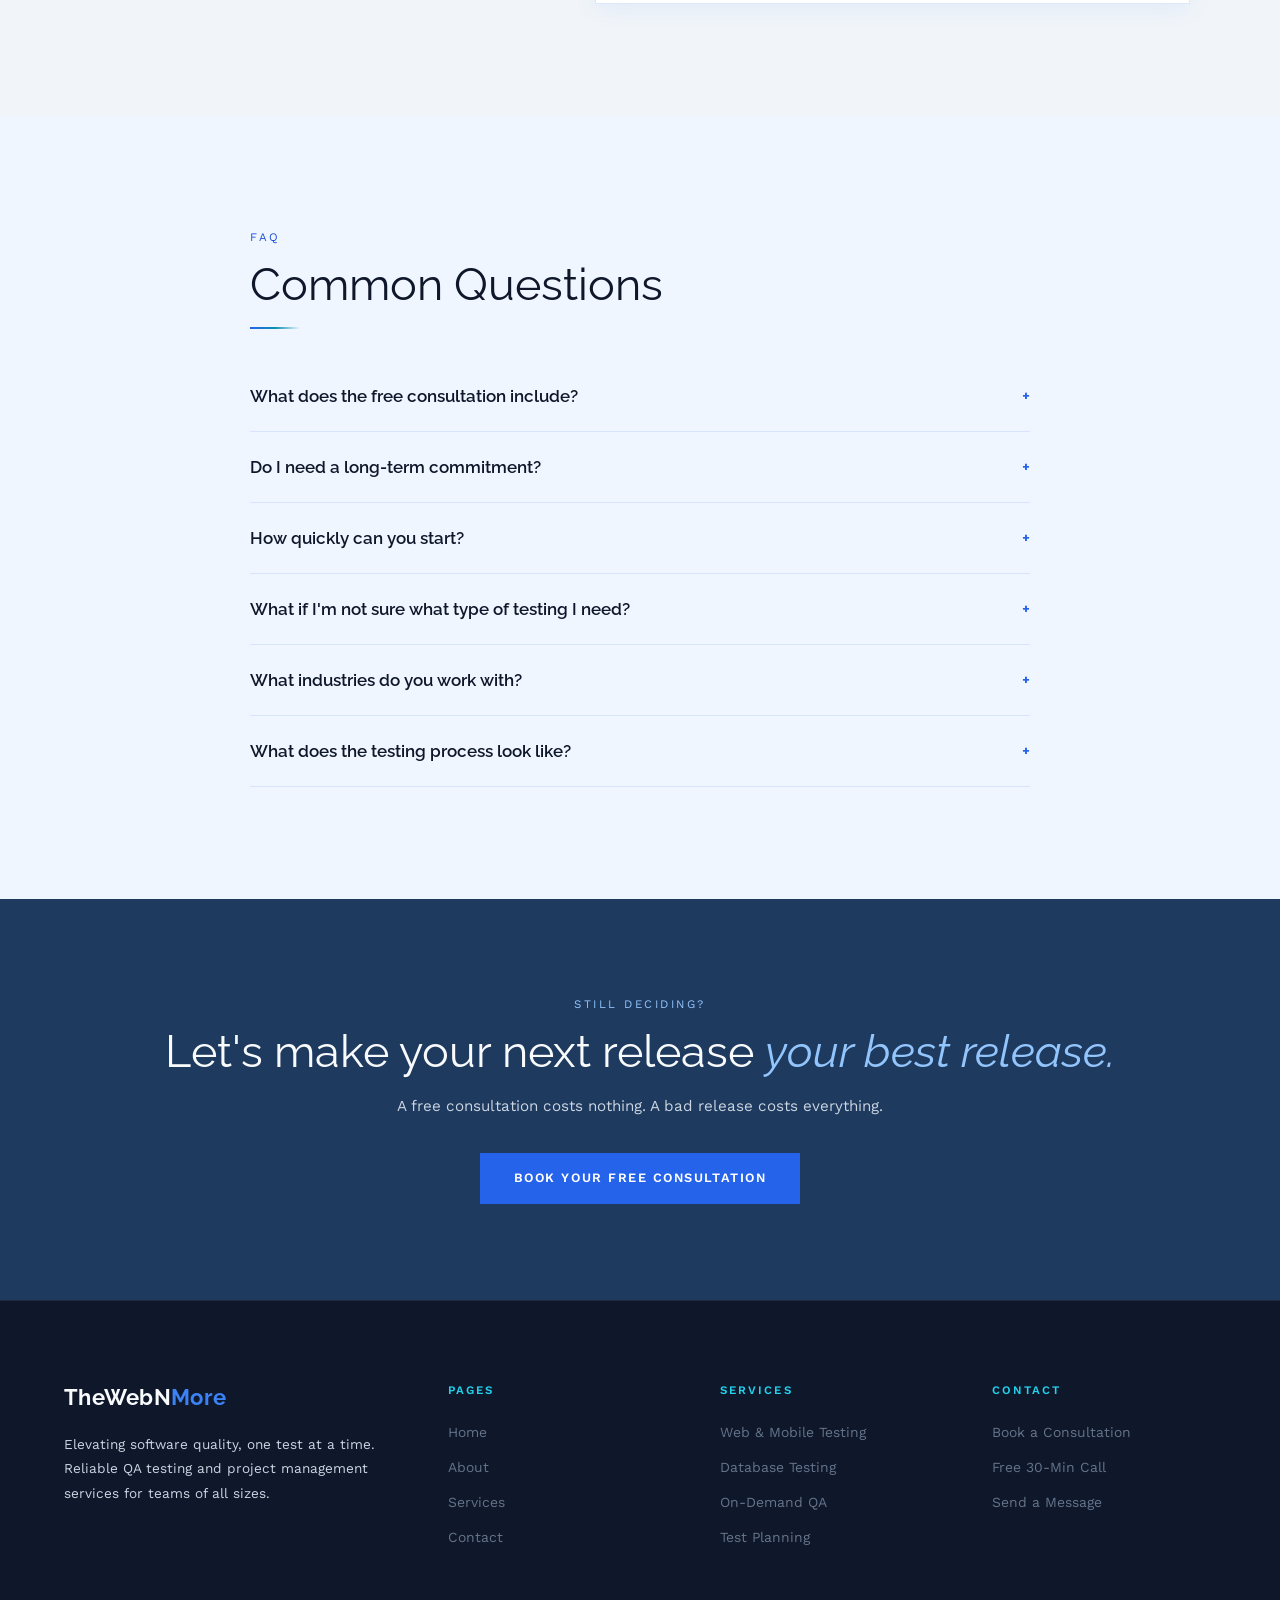
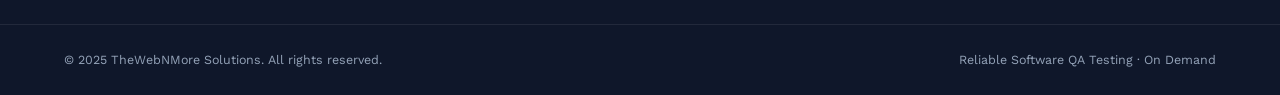
<file: contact.html>
<!DOCTYPE html>
<html lang="en">
<head>
  <meta charset="UTF-8"/>
  <meta http-equiv="Cache-Control" content="no-cache, no-store, must-revalidate"/>
  <meta http-equiv="Pragma" content="no-cache"/>
  <meta http-equiv="Expires" content="0"/>
  <meta name="viewport" content="width=device-width, initial-scale=1.0"/>
  <title>Contact | TheWebNMore Solutions</title>
  <meta name="description" content="Book a free 30-minute QA consultation. Share your project details and we'll be in touch."/>
  <link href="https://fonts.googleapis.com/css2?family=Raleway:ital,wght@0,300;0,400;0,600;0,700;1,300;1,400&family=Work+Sans:wght@300;400;500;600&display=swap" rel="stylesheet"/>
  <link rel="stylesheet" href="style.css?v=20250305"/>

  <style>

    /* ── CONTACT LAYOUT ── */
    #contact-main { background: #F1F5F9; padding: 7rem 5%; }
    .contact-grid {
      display: grid; grid-template-columns: 1fr 1.4fr;
      gap: 5rem; max-width: 1100px; margin: 0 auto;
    }

    /* ── INFO SIDE ── */
    .contact-info h2 { color: #0F172A; margin-bottom: 0.5rem; }
    .contact-info > p { margin-bottom: 2.5rem; color: #1E293B; font-size: 0.95rem; }

    .steps-list { list-style: none; margin-bottom: 3rem; }
    .step-item { display: flex; gap: 1.2rem; margin-bottom: 1.8rem; }
    .step-badge {
      width: 40px; height: 40px; flex-shrink: 0;
      border: 2px solid #2563EB;
      display: flex; align-items: center; justify-content: center;
      font-family: 'Raleway', sans-serif;
      font-size: 1.1rem; color: #2563EB; font-weight: 600;
    }
    .step-text h4 { font-family: 'Raleway', sans-serif; font-size: 1.05rem; color: #0F172A; margin-bottom: 0.3rem; font-weight: 700; }
    .step-text p { font-size: 0.87rem; color: #1E293B; margin: 0; }

    .info-cards { display: flex; flex-direction: column; gap: 8px; }
    .info-card {
      background: #FFFFFF;
      border: 1px solid rgba(37,99,235,0.15);
      padding: 1.2rem 1.4rem;
      display: flex; gap: 1rem; align-items: center;
      transition: border-color 0.3s;
      box-shadow: 0 2px 8px rgba(37,99,235,0.05);
    }
    .info-card:hover { border-color: #2563EB; }
    .info-card .i-icon { font-size: 1.3rem; flex-shrink: 0; }
    .info-card h5 { font-size: 0.72rem; letter-spacing: 0.1em; text-transform: uppercase; color: #64748B; margin-bottom: 0.2rem; font-weight: 600; }
    .info-card p { font-size: 0.9rem; color: #0F172A; margin: 0; font-weight: 600; }

    /* ── FORM SIDE ── */
    .contact-form-wrap {
      background: #FFFFFF;
      border: 1px solid rgba(37,99,235,0.15);
      padding: 3rem;
      box-shadow: 0 4px 24px rgba(37,99,235,0.08);
    }
    .form-title {
      font-family: 'Raleway', sans-serif;
      font-size: 1.5rem; color: #0F172A; margin-bottom: 0.4rem; font-weight: 700;
    }
    .form-subtitle { font-size: 0.9rem; color: #334155; margin-bottom: 2rem; }

    .form-row { display: grid; grid-template-columns: 1fr 1fr; gap: 1.2rem; }
    .form-group { margin-bottom: 1.4rem; }
    .form-group label {
      display: block; font-size: 0.72rem; letter-spacing: 0.1em;
      text-transform: uppercase; color: #1E40AF; margin-bottom: 0.5rem; font-weight: 600;
    }
    .form-group input,
    .form-group textarea,
    .form-group select {
      width: 100%; background: #FFFFFF;
      border: 1px solid #CBD5E1; color: #0F172A;
      padding: 0.85rem 1rem; font-size: 0.9rem;
      font-family: 'Work Sans', sans-serif;
      outline: none; transition: border-color 0.3s, box-shadow 0.3s;
      appearance: none;
    }
    .form-group input::placeholder,
    .form-group textarea::placeholder { color: #94A3B8; }
    .form-group input:focus,
    .form-group textarea:focus,
    .form-group select:focus {
      border-color: #2563EB;
      box-shadow: 0 0 0 3px rgba(37,99,235,0.12);
    }
    .form-group input.error,
    .form-group textarea.error,
    .form-group select.error { border-color: #EF4444; }
    .form-group textarea { resize: vertical; min-height: 120px; }
    .form-group select { background-image: url("data:image/svg+xml,%3Csvg xmlns='http://www.w3.org/2000/svg' width='12' height='8' viewBox='0 0 12 8'%3E%3Cpath d='M1 1l5 5 5-5' stroke='%236B7589' stroke-width='1.5' fill='none'/%3E%3C/svg%3E"); background-repeat: no-repeat; background-position: right 1rem center; padding-right: 2.5rem; }

    .btn-submit {
      width: 100%; background: #2563EB; color: #FFFFFF;
      border: none; padding: 1rem;
      font-size: 0.85rem; letter-spacing: 0.12em; text-transform: uppercase;
      font-family: 'Work Sans', sans-serif; font-weight: 600;
      cursor: pointer; transition: background 0.3s;
      margin-top: 0.5rem;
    }
    .btn-submit:hover { background: #1D4ED8; }
    .btn-submit:disabled { background: #93C5FD; cursor: not-allowed; }
    .form-note { font-size: 0.78rem; color: #64748B; text-align: center; margin-top: 1rem; }

    /* ── CAPTCHA POPUP ── */
    .captcha-overlay {
      display: none; position: fixed; inset: 0; z-index: 2147483647;
      background: rgba(15,23,42,0.75);
      backdrop-filter: blur(6px); -webkit-backdrop-filter: blur(6px);
      align-items: center; justify-content: center;
    }
    .captcha-overlay.active { display: flex; }
    body.overlay-open select,
    body.overlay-open input { visibility: hidden; }
    .captcha-box {
      background: #FFFFFF; border-radius: 16px;
      box-shadow: 0 24px 80px rgba(0,0,0,0.2);
      padding: 2.5rem 2rem 2rem;
      max-width: 440px; width: 92%;
      text-align: center;
      animation: popIn 0.25s ease;
    }
    @keyframes popIn {
      from { opacity: 0; transform: scale(0.94) translateY(16px); }
      to   { opacity: 1; transform: scale(1) translateY(0); }
    }
    .captcha-icon { font-size: 2rem; margin-bottom: 0.6rem; }
    .captcha-box h3 {
      font-family: 'Raleway', sans-serif; font-size: 1.3rem;
      color: #0F172A; margin-bottom: 0.4rem; font-weight: 700;
    }
    .captcha-box > p { font-size: 0.88rem; color: #475569; margin-bottom: 1.5rem; }

    .captcha-widget-wrap {
      display: flex; justify-content: center;
      margin-bottom: 1rem; min-height: 78px;
    }

    /* Spinner state */
    .captcha-sending {
      display: none; flex-direction: column;
      align-items: center; gap: 0.8rem; padding: 1rem 0;
    }
    .spinner {
      width: 38px; height: 38px;
      border: 3px solid #DBEAFE;
      border-top-color: #2563EB;
      border-radius: 50%;
      animation: spin 0.7s linear infinite;
    }
    @keyframes spin { to { transform: rotate(360deg); } }
    .captcha-sending p { font-size: 0.88rem; color: #475569; margin: 0; }

    /* Success state */
    .captcha-success {
      display: none; flex-direction: column;
      align-items: center; gap: 0.6rem; padding: 0.8rem 0;
    }
    .captcha-success .big-tick { font-size: 3rem; }
    .captcha-success h4 { font-family: 'Raleway', sans-serif; color: #0F172A; font-size: 1.1rem; margin: 0; }
    .captcha-success p { font-size: 0.85rem; color: #475569; margin: 0; }

    .captcha-cancel {
      background: none; border: none; font-size: 0.8rem;
      color: #94A3B8; cursor: pointer; margin-top: 1rem;
      font-family: 'Work Sans', sans-serif; transition: color 0.2s;
    }
    .captcha-cancel:hover { color: #475569; }

    /* ── FAQ ── */
    #faq { background: #EFF6FF; padding: 7rem 5%; }
    .faq-inner { max-width: 780px; margin: 0 auto; }
    .faq-item { border-bottom: 1px solid rgba(37,99,235,0.12); }
    .faq-q {
      width: 100%; background: none; border: none; cursor: pointer;
      display: flex; justify-content: space-between; align-items: center;
      padding: 1.5rem 0; text-align: left;
      font-family: 'Raleway', sans-serif; font-size: 1.05rem;
      color: #0F172A; transition: color 0.3s; font-weight: 600;
    }
    .faq-q:hover { color: #2563EB; }
    .faq-q .arrow { font-size: 1.2rem; transition: transform 0.3s; color: #2563EB; flex-shrink: 0; }
    .faq-q.open .arrow { transform: rotate(45deg); }
    .faq-a { max-height: 0; overflow: hidden; transition: max-height 0.4s ease; }
    .faq-a p { font-size: 0.9rem; color: #1E293B; padding: 0 0 1.5rem; }

    /* ── CTA BOTTOM ── */
    .contact-cta { background: #1E3A5F; padding: 6rem 5%; text-align: center; }
    .contact-cta .eyebrow { color: #93C5FD; }
    .contact-cta h2 { color: #F8FAFC !important; }
    .contact-cta h2 span { color: #93C5FD; font-style: italic; }
    .contact-cta p { color: #CBD5E1 !important; max-width: 500px; margin: 1rem auto 2rem; }

    @media (max-width: 900px) {
      .contact-grid { grid-template-columns: 1fr; gap: 3rem; }
      .form-row { grid-template-columns: 1fr; }
      .contact-form-wrap { padding: 2rem 1.5rem; }
    }
  </style>
</head>
<body>

<!-- NAV -->
<nav id="main-nav">
  <a href="index.html" class="nav-logo">TheWebN<span>More</span></a>
  <ul class="nav-links" id="nav-links">
    <li><a href="index.html">Home</a></li>
    <li><a href="about.html">About</a></li>
    <li><a href="services.html">Services</a></li>
    <li><a href="contact.html" class="active">Contact</a></li>
  </ul>
  <a href="contact.html" class="nav-cta">Free Consultation</a>
  <button class="nav-toggle" id="nav-toggle" aria-label="Toggle menu">
    <span></span><span></span><span></span>
  </button>
</nav>

<!-- PAGE HERO -->
<div class="page-hero">
  <div class="page-hero-content container">
    <span class="eyebrow">Contact</span>
    <h1>Let's Talk About<br><em>Your Project</em></h1>
    <p>Book a free 30-minute consultation — no obligation, no pressure. Just a straightforward conversation about your QA needs.</p>
  </div>
</div>

<!-- MAIN CONTACT -->
<section id="contact-main">
  <div class="contact-grid">

    <!-- INFO -->
    <div class="contact-info">
      <span class="eyebrow">How to Get Started</span>
      <h2>Three Simple Steps</h2>
      <div class="divider"></div>
      <p>Have a project, large or small? Simply send over the details below.</p>

      <ul class="steps-list">
        <li class="step-item">
          <div class="step-badge">1</div>
          <div class="step-text">
            <h4>Describe Your Project</h4>
            <p>Share a brief description of what needs to be tested or done, along with your timeline and goals.</p>
          </div>
        </li>
        <li class="step-item">
          <div class="step-badge">2</div>
          <div class="step-text">
            <h4>Receive Your Booking Link</h4>
            <p>You'll receive an email with a link to book a FREE 30-minute consultation at a time that works for you.</p>
          </div>
        </li>
        <li class="step-item">
          <div class="step-badge">3</div>
          <div class="step-text">
            <h4>We Build a Plan Together</h4>
            <p>We discuss your needs, agree on scope and approach, and get started — on your timeline.</p>
          </div>
        </li>
      </ul>

      <div class="info-cards">
        <div class="info-card">
          <svg xmlns="http://www.w3.org/2000/svg" width="20" height="20" viewBox="0 0 24 24" fill="none" stroke="#2563EB" stroke-width="1.8" stroke-linecap="round" stroke-linejoin="round"><circle cx="12" cy="12" r="10"/><polyline points="12 6 12 12 16 14"/></svg>
          <div><h5>Consultation</h5><p>Free 30-minute call, no strings attached</p></div>
        </div>
        <div class="info-card">
          <svg xmlns="http://www.w3.org/2000/svg" width="20" height="20" viewBox="0 0 24 24" fill="none" stroke="#2563EB" stroke-width="1.8" stroke-linecap="round" stroke-linejoin="round"><path d="M4 4h16c1.1 0 2 .9 2 2v12c0 1.1-.9 2-2 2H4c-1.1 0-2-.9-2-2V6c0-1.1.9-2 2-2z"/><polyline points="22,6 12,13 2,6"/></svg>
          <div><h5>Response Time</h5><p>Within 1 business day</p></div>
        </div>
        <div class="info-card">
          <svg xmlns="http://www.w3.org/2000/svg" width="20" height="20" viewBox="0 0 24 24" fill="none" stroke="#2563EB" stroke-width="1.8" stroke-linecap="round" stroke-linejoin="round"><rect x="2" y="7" width="20" height="14" rx="2" ry="2"/><path d="M16 21V5a2 2 0 0 0-2-2h-4a2 2 0 0 0-2 2v16"/></svg>
          <div><h5>Availability</h5><p>On-demand &amp; ongoing engagements</p></div>
        </div>
        <div class="info-card">
          <svg xmlns="http://www.w3.org/2000/svg" width="20" height="20" viewBox="0 0 24 24" fill="none" stroke="#2563EB" stroke-width="1.8" stroke-linecap="round" stroke-linejoin="round"><line x1="12" y1="1" x2="12" y2="23"/><path d="M17 5H9.5a3.5 3.5 0 0 0 0 7h5a3.5 3.5 0 0 1 0 7H6"/></svg>
          <div><h5>Pricing</h5><p>Flexible — hourly, project, or retainer</p></div>
        </div>
      </div>
    </div>

    <!-- FORM -->
    <div class="contact-form-wrap">
      <div class="form-title">Send Your Project Details</div>
      <p class="form-subtitle">Fill in the form below and you'll hear back within 1 business day with your booking link.</p>

      <form id="contact-form" onsubmit="handleSubmit(event)">
        <input type="hidden" name="_subject" value="New Consultation Request — TheWebNMore Solutions"/>
        <input type="text" name="_gotcha" style="display:none" tabindex="-1" autocomplete="off"/>

        <div class="form-row">
          <div class="form-group">
            <label>First Name *</label>
            <input type="text" name="first_name" id="fname" placeholder="Jane" required/>
          </div>
          <div class="form-group">
            <label>Last Name *</label>
            <input type="text" name="last_name" id="lname" placeholder="Smith" required/>
          </div>
        </div>

        <div class="form-group">
          <label>Email Address *</label>
          <input type="email" name="email" id="email" placeholder="jane@yourcompany.com" required/>
        </div>

        <div class="form-group">
          <label>Company / Team Name</label>
          <input type="text" name="company" placeholder="Acme Corp (optional)"/>
        </div>

        <div class="form-group">
          <label>Type of Service Needed *</label>
          <select name="service" id="service" required>
            <option value="">Select a service...</option>
            <option>Web Testing</option>
            <option>Mobile Testing</option>
            <option>Database Testing</option>
            <option>Test Plan / Strategy</option>
            <option>Regression Testing</option>
            <option>On-Demand QA Support</option>
            <option>Project Management</option>
            <option>Not sure — let's discuss</option>
          </select>
        </div>

        <div class="form-group">
          <label>Project Timeline</label>
          <select name="timeline">
            <option value="">Select your timeline...</option>
            <option>ASAP / Urgent</option>
            <option>Within 1–2 weeks</option>
            <option>Within a month</option>
            <option>Flexible / Ongoing</option>
          </select>
        </div>

        <div class="form-group">
          <label>Project Description *</label>
          <textarea name="description" id="description" placeholder="Briefly describe what needs to be tested, your tech stack, and your goals..." required></textarea>
        </div>

        <button type="submit" class="btn-submit" id="submit-btn">Send &amp; Book Free Consultation</button>
        <p class="form-note">🔒 Your details are sent securely and privately.</p>
      </form>
    </div>

  </div>
</section>

<!-- FAQ -->
<section id="faq">
  <div class="faq-inner">
    <span class="eyebrow">FAQ</span>
    <h2 style="color:#0F172A;">Common Questions</h2>
    <div class="divider"></div>

    <div class="faq-item">
      <button class="faq-q" onclick="toggleFaq(this)">What does the free consultation include?<span class="arrow">+</span></button>
      <div class="faq-a"><p>The free 30-minute consultation is a no-obligation conversation about your project. We'll discuss your application, your goals, your current QA process (if any), and how I can help. You'll leave with a clear picture of next steps — no pressure to commit.</p></div>
    </div>
    <div class="faq-item">
      <button class="faq-q" onclick="toggleFaq(this)">Do I need a long-term commitment?<span class="arrow">+</span></button>
      <div class="faq-a"><p>Not at all. I offer flexible engagement models — hourly, project-based, or ongoing retainer. You can hire me for a single sprint, a specific release, or ongoing monthly support. Whatever works best for your team and budget.</p></div>
    </div>
    <div class="faq-item">
      <button class="faq-q" onclick="toggleFaq(this)">How quickly can you start?<span class="arrow">+</span></button>
      <div class="faq-a"><p>For on-demand or urgent requests, I can often start very quickly — sometimes within the same week. Reach out and describe your timeline and I'll let you know my current availability.</p></div>
    </div>
    <div class="faq-item">
      <button class="faq-q" onclick="toggleFaq(this)">What if I'm not sure what type of testing I need?<span class="arrow">+</span></button>
      <div class="faq-a"><p>That's completely fine — that's exactly what the consultation is for. Describe your project and goals in the form, and we'll figure out the right approach together during our call.</p></div>
    </div>
    <div class="faq-item">
      <button class="faq-q" onclick="toggleFaq(this)">What industries do you work with?<span class="arrow">+</span></button>
      <div class="faq-a"><p>I have experience across healthcare, education, biotechnology, transportation, e-Commerce, and gaming — as well as general SaaS and web applications. If you're unsure whether your industry fits, just reach out and ask.</p></div>
    </div>
    <div class="faq-item">
      <button class="faq-q" onclick="toggleFaq(this)">What does the testing process look like?<span class="arrow">+</span></button>
      <div class="faq-a"><p>After our consultation, I'll develop a test plan tailored to your project. I then execute testing and deliver clear, documented results — including bug reports with reproducible steps, severity ratings, and test metrics. You'll always know exactly what was tested and what was found.</p></div>
    </div>
  </div>
</section>

<!-- CTA BOTTOM -->
<div class="contact-cta">
  <span class="eyebrow">Still Deciding?</span>
  <h2>Let's make your next release <span>your best release.</span></h2>
  <p>A free consultation costs nothing. A bad release costs everything.</p>
  <a href="#contact-main" class="btn btn-gold">Book Your Free Consultation</a>
</div>

<!-- FOOTER -->
<footer>
  <div class="footer-top">
    <div class="footer-brand">
      <div class="nav-logo">TheWebN<span>More</span></div>
      <p style="color:#CBD5E1;">Elevating software quality, one test at a time. Reliable QA testing and project management services for teams of all sizes.</p>
    </div>
    <div class="footer-col">
      <h5>Pages</h5>
      <ul>
        <li><a href="index.html">Home</a></li>
        <li><a href="about.html">About</a></li>
        <li><a href="services.html">Services</a></li>
        <li><a href="contact.html">Contact</a></li>
      </ul>
    </div>
    <div class="footer-col">
      <h5>Services</h5>
      <ul>
        <li><a href="services.html">Web &amp; Mobile Testing</a></li>
        <li><a href="services.html">Database Testing</a></li>
        <li><a href="services.html">On-Demand QA</a></li>
        <li><a href="services.html">Test Planning</a></li>
      </ul>
    </div>
    <div class="footer-col">
      <h5>Contact</h5>
      <ul>
        <li><a href="contact.html">Book a Consultation</a></li>
        <li><a href="contact.html">Free 30-Min Call</a></li>
        <li><a href="contact.html">Send a Message</a></li>
      </ul>
    </div>
  </div>
  <div class="footer-bottom">
    <p style="color:#94A3B8;">© 2025 TheWebNMore Solutions. All rights reserved.</p>
    <p style="color:#94A3B8;">Reliable Software QA Testing · On Demand</p>
  </div>
</footer>

<!-- ══ CAPTCHA POPUP ══ -->
<div class="captcha-overlay" id="captcha-overlay">
  <div class="captcha-box" id="captcha-box">

    <!-- Step 1: reCAPTCHA widget -->
    <div id="state-captcha">
      <div class="captcha-icon">🔒</div>
      <h3>Security Check</h3>
      <p>Please confirm you're human before we send your message.</p>
      <!--

      -->
      <button class="captcha-cancel" id="captcha-cancel-btn" onclick="closeCaptcha()">Cancel — go back to form</button>
    </div>

    <!-- Step 2: Sending spinner -->
    <div class="captcha-sending" id="state-sending">
      <div class="spinner"></div>
      <p>Sending your message securely…</p>
    </div>

    <!-- Step 3: Success -->
    <div class="captcha-success" id="state-success">
      <div class="big-tick">✅</div>
      <h4>Message Sent!</h4>
      <p>You'll hear back within 1 business day.<br>Resetting the form now…</p>
    </div>

  </div>
</div>

<script>
  // ── NAV ──
  window.addEventListener('scroll', () => {
    document.getElementById('main-nav').classList.toggle('scrolled', window.scrollY > 30);
  });
  document.getElementById('nav-toggle').addEventListener('click', () => {
    document.getElementById('nav-links').classList.toggle('open');
  });

  // ── SCROLL ANIMATIONS ──
  document.querySelectorAll('.fade-up').forEach(el => el.classList.add('animate'));
  const obs = new IntersectionObserver(entries => {
    entries.forEach(e => { if (e.isIntersecting) e.target.classList.add('visible'); });
  }, { threshold: 0.08 });
  document.querySelectorAll('.fade-up').forEach(el => obs.observe(el));

  // ── FAQ ──
  function toggleFaq(btn) {
    const answer = btn.nextElementSibling;
    const isOpen = btn.classList.contains('open');
    document.querySelectorAll('.faq-q.open').forEach(b => {
      b.classList.remove('open');
      b.nextElementSibling.style.maxHeight = null;
    });
    if (!isOpen) {
      btn.classList.add('open');
      answer.style.maxHeight = answer.scrollHeight + 'px';
    }
  }

  // ── FORM SUBMIT FLOW ──
  let pendingFormData = null;

  function handleSubmit(e) {
    e.preventDefault();

    // Validate required fields
    const fields = ['fname','lname','email','service','description'];
    let valid = true;
    fields.forEach(id => {
      const el = document.getElementById(id);
      if (!el.value.trim()) {
        el.classList.add('error');
        valid = false;
      } else {
        el.classList.remove('error');
      }
    });
    if (!valid) {
      document.querySelector('.error').scrollIntoView({ behavior: 'smooth', block: 'center' });
      return;
    }

    // Show sending spinner and submit
    pendingFormData = new FormData(document.getElementById('contact-form'));
    showState('sending');
    document.getElementById('captcha-overlay').classList.add('active');
    document.body.classList.add('overlay-open');
    submitForm();
  }

  function showState(state) {
    document.getElementById('state-captcha').style.display  = state === 'captcha' ? 'block' : 'none';
    document.getElementById('state-sending').style.display  = state === 'sending' ? 'flex'  : 'none';
    document.getElementById('state-success').style.display  = state === 'success' ? 'flex'  : 'none';
    document.getElementById('captcha-cancel-btn').style.display = state === 'captcha' ? 'inline-block' : 'none';
  }

  function closeCaptcha() {
    document.getElementById('captcha-overlay').classList.remove('active');
    document.body.classList.remove('overlay-open');
    pendingFormData = null;
    showState('sending');
  }

  async function submitForm() {
    try {
      const res = await fetch('https://formspree.io/f/xqeyzzzr', {
        method: 'POST',
        body: pendingFormData,
        headers: { 'Accept': 'application/json' }
      });

      if (res.ok) {
        showState('success');
        setTimeout(() => {
          document.getElementById('captcha-overlay').classList.remove('active');
          document.body.classList.remove('overlay-open');
          document.getElementById('contact-form').reset();
          showState('sending');
          document.getElementById('contact-main').scrollIntoView({ behavior: 'smooth' });
        }, 2500);
      } else {
        const data = await res.json().catch(() => ({}));
        const reason = (data.errors && data.errors.map(e => e.message).join(', ')) || data.error || 'Unknown error';
        closeCaptcha();
        alert('Submission failed (' + res.status + '): ' + reason);
      }
    } catch (err) {
      closeCaptcha();
      alert('Network error. Please check your connection and try again.');
    }
  }

  // Close popup by clicking the dark backdrop
  document.getElementById('captcha-overlay').addEventListener('click', function(e) {
    if (e.target === this) closeCaptcha();
  });
</script>
</body>
</html>
</file>
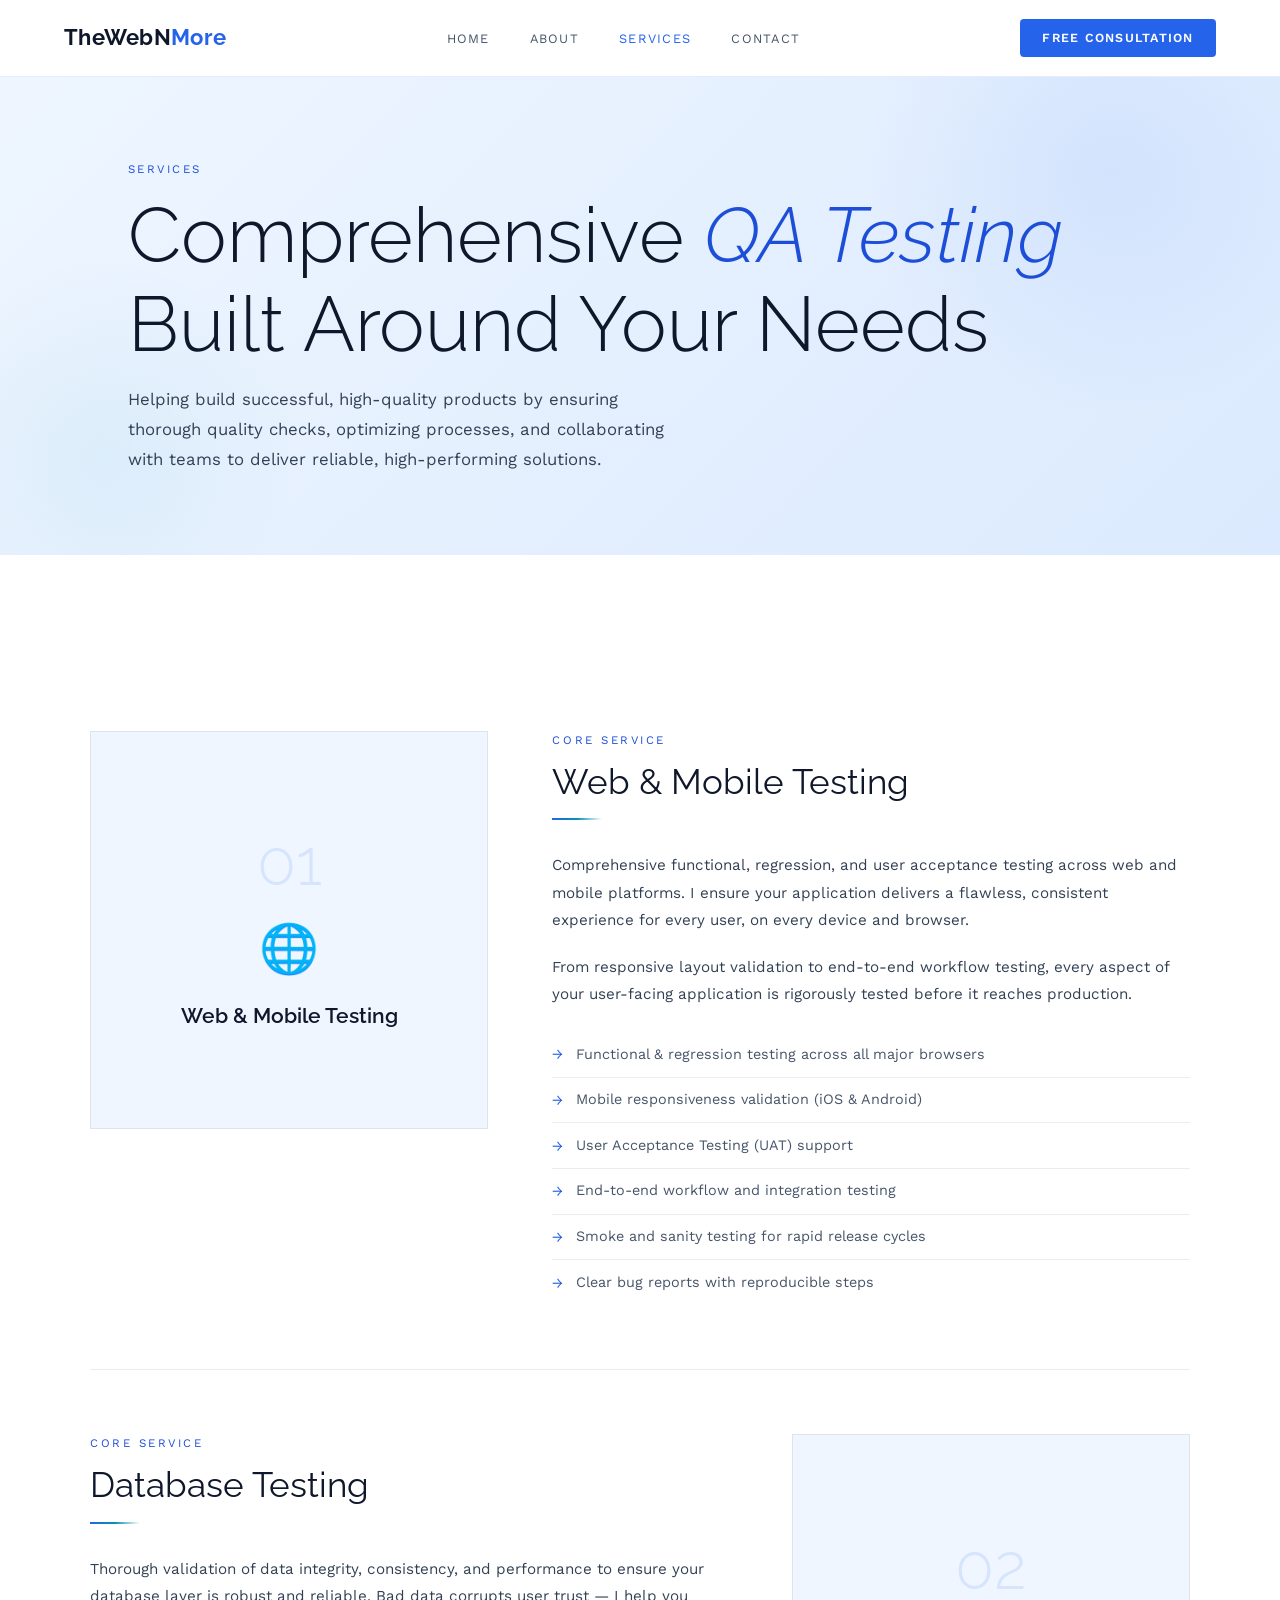
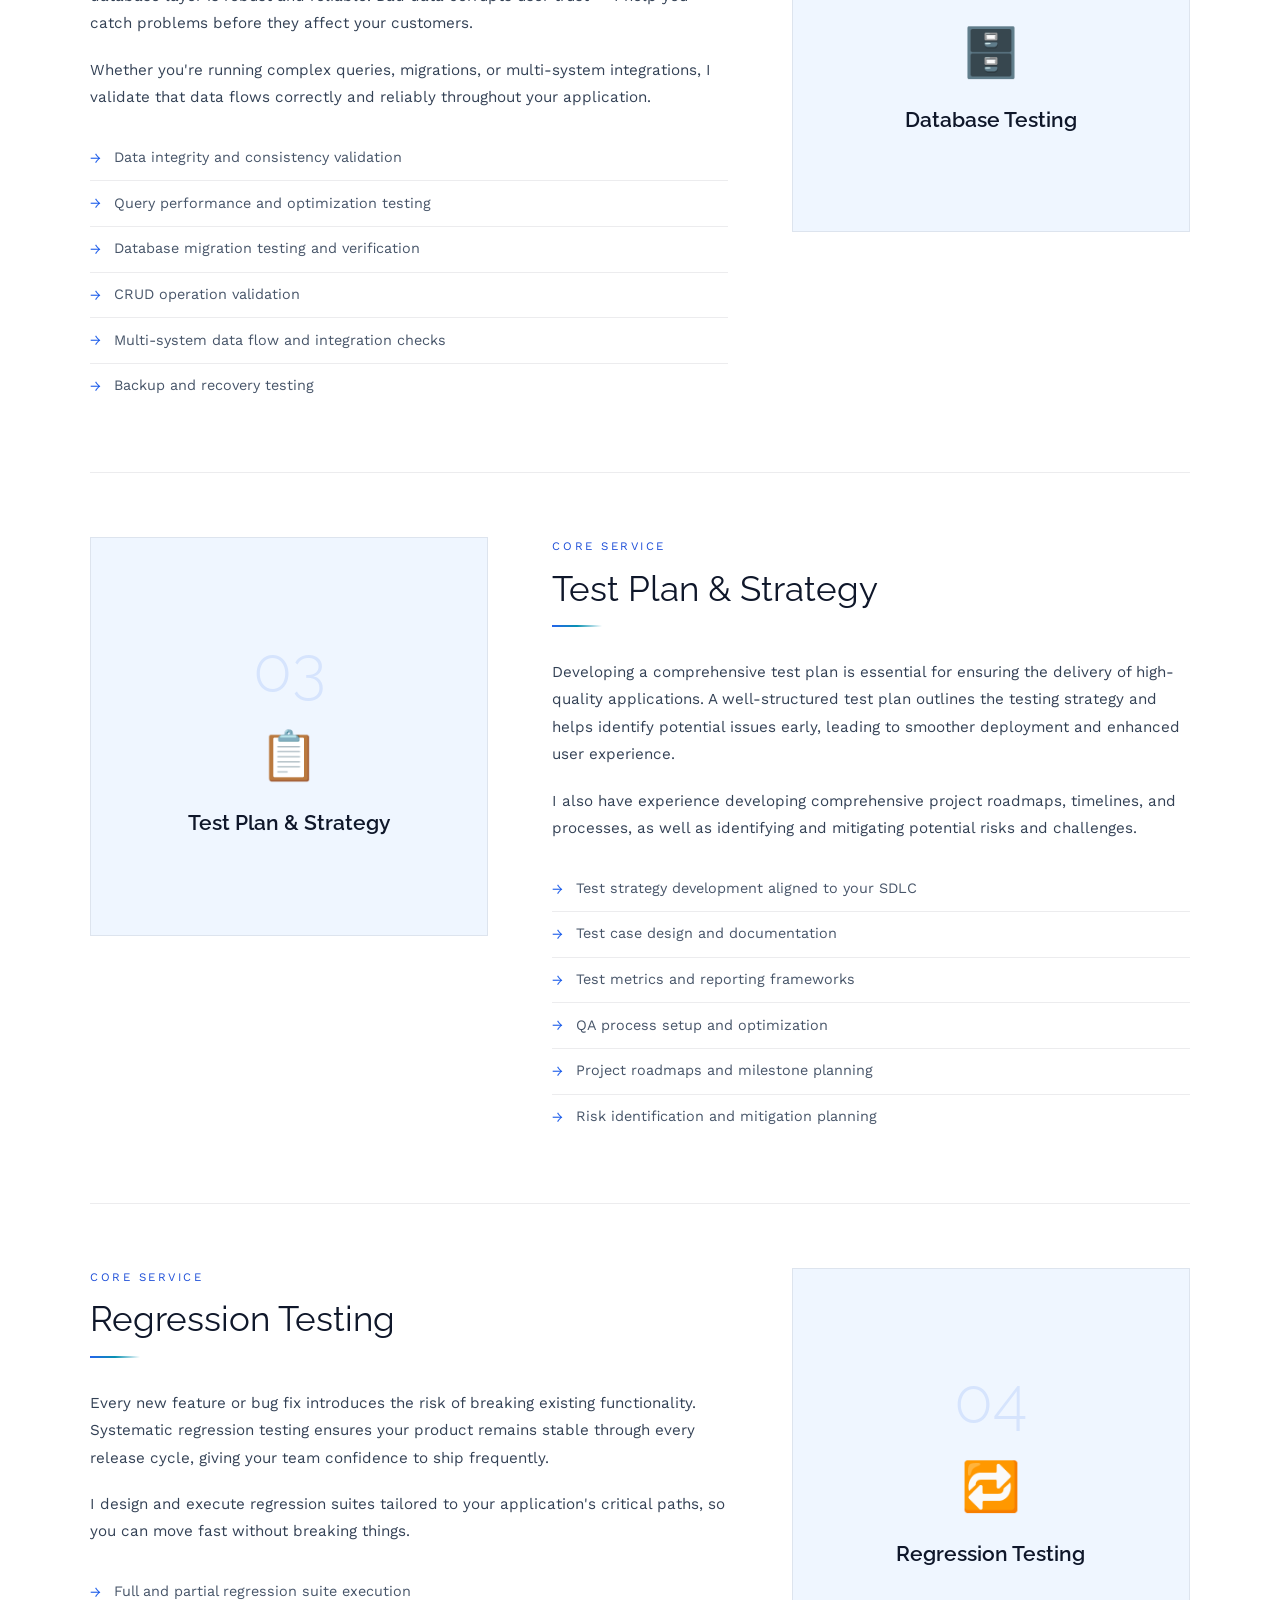
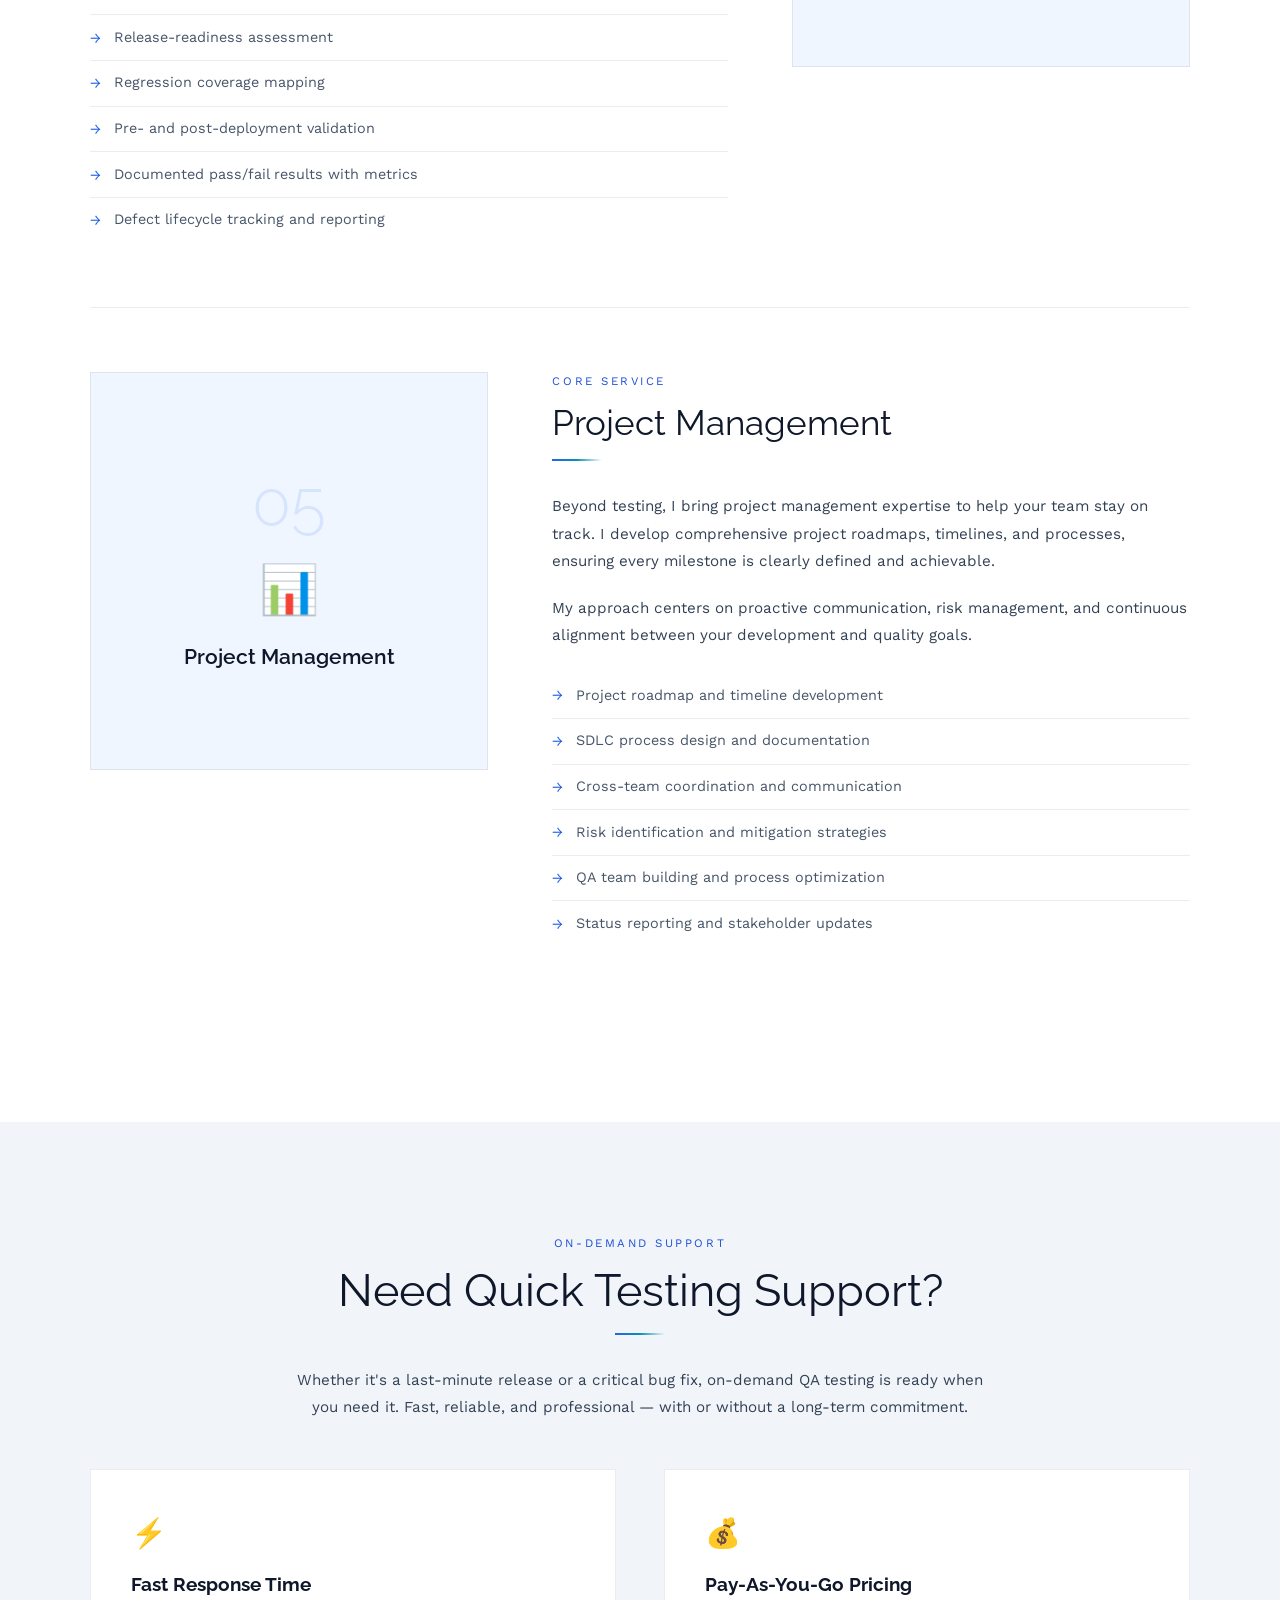
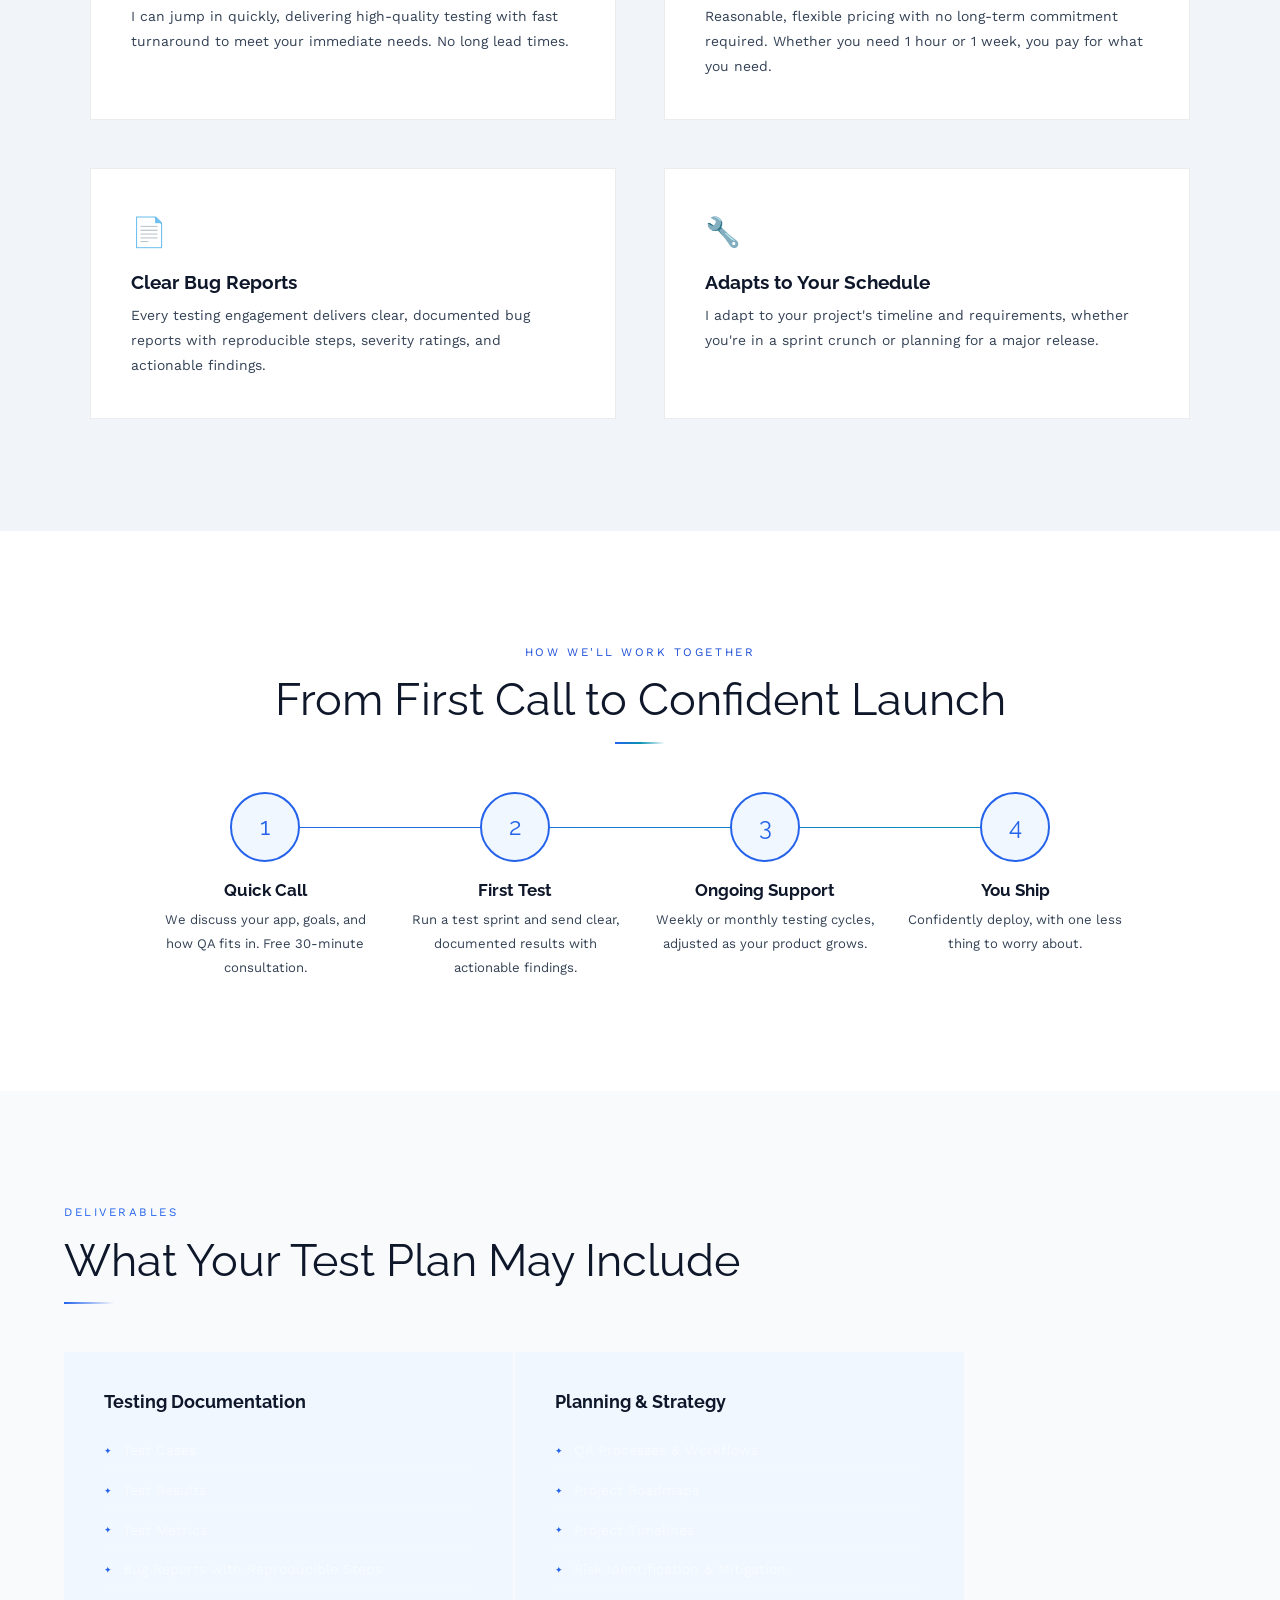
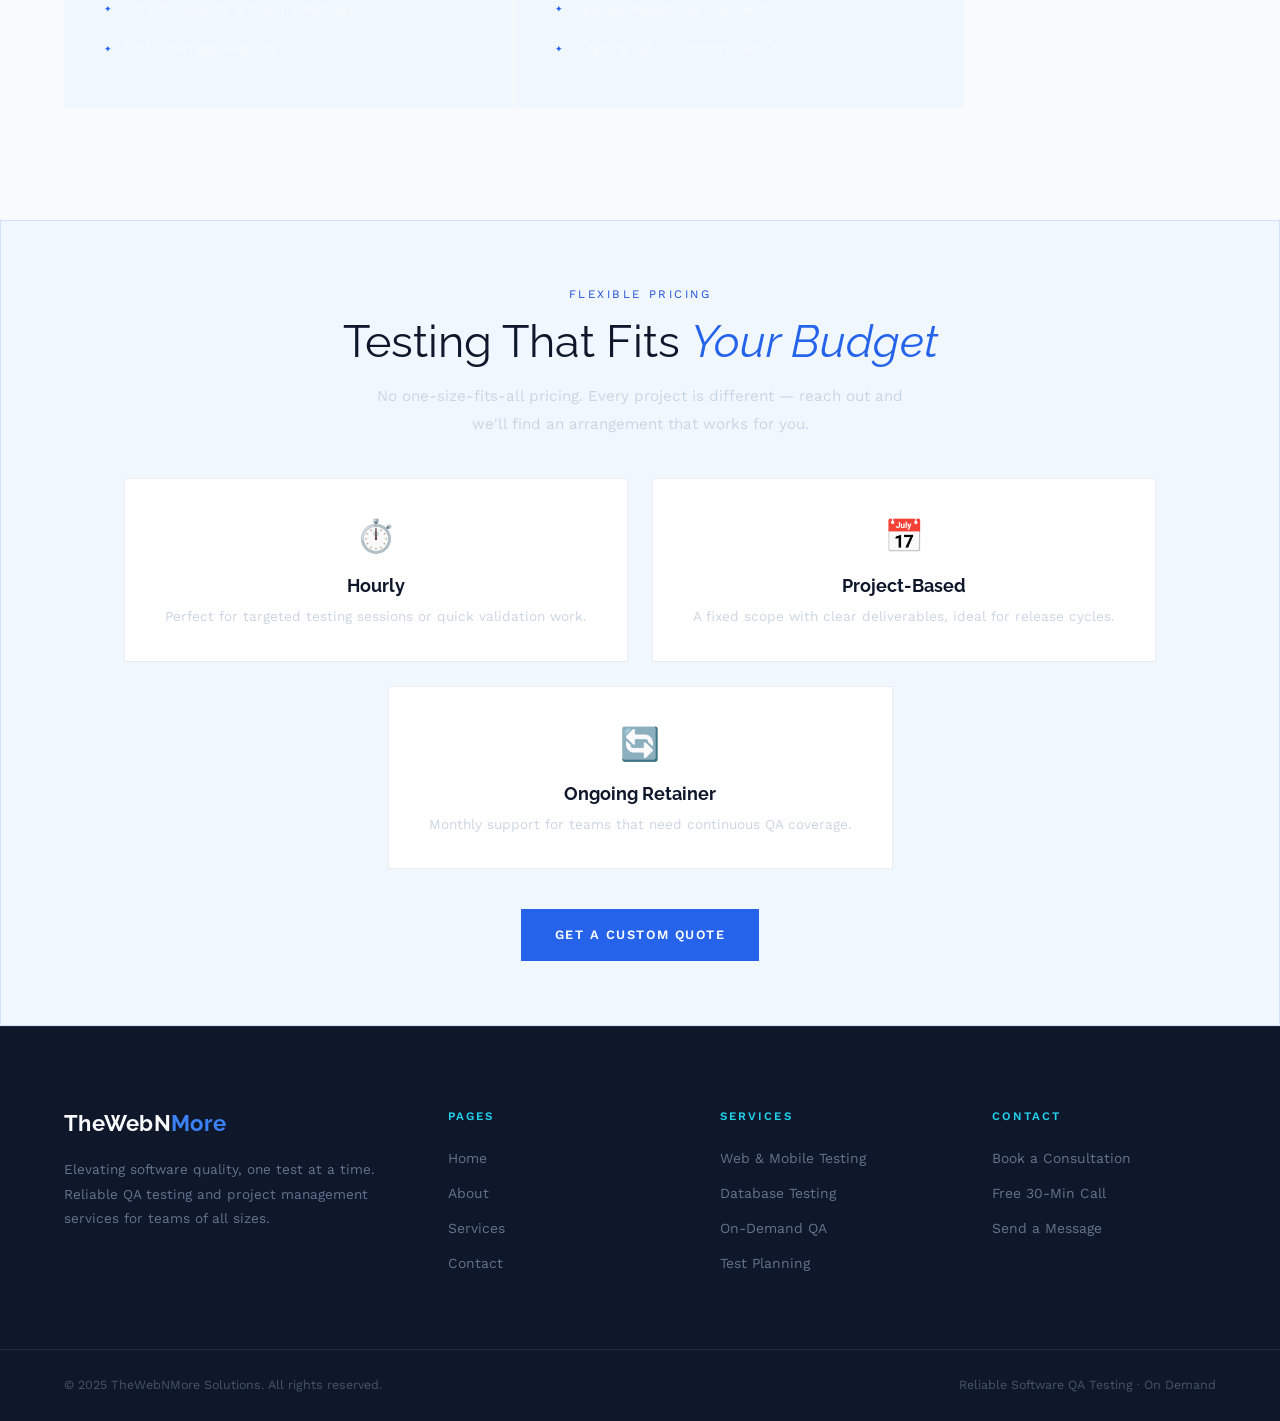
<file: services.html>
<!DOCTYPE html>
<html lang="en">
<head>
  <meta charset="UTF-8"/>
  <meta http-equiv="Cache-Control" content="no-cache, no-store, must-revalidate"/>
  <meta http-equiv="Pragma" content="no-cache"/>
  <meta http-equiv="Expires" content="0"/>
  <meta name="viewport" content="width=device-width, initial-scale=1.0"/>
  <title>Services | TheWebNMore Solutions</title>
  <meta name="description" content="Comprehensive QA testing services — web, mobile, database, on-demand support, test planning and project management."/>
  <link href="https://fonts.googleapis.com/css2?family=Raleway:ital,wght@0,300;0,400;0,600;0,700;1,300;1,400&family=Work+Sans:wght@300;400;500;600&display=swap" rel="stylesheet"/>
  <link rel="stylesheet" href="style.css?v=20250304"/>
  <style>

    /* ── SERVICES DETAIL ── */
    #services-detail { background: #FFFFFF; padding: 7rem 5%; }
    .svc-block {
      display: grid; grid-template-columns: 1fr 1.6fr;
      gap: 4rem; align-items: start;
      padding: 4rem 0; border-bottom: 1px solid rgba(15,23,42,0.08);
      max-width: 1100px; margin: 0 auto;
    }
    .svc-block:last-child { border-bottom: none; }
    .svc-block.reverse { direction: rtl; }
    .svc-block.reverse > * { direction: ltr; }

    .svc-icon-box {
      background: #EFF6FF;
      border: 1px solid rgba(15,23,42,0.08);
      aspect-ratio: 1;
      display: flex; flex-direction: column;
      align-items: center; justify-content: center; gap: 1rem;
      padding: 3rem; text-align: center;
      transition: border-color 0.3s;
    }
    .svc-icon-box:hover { border-color: #2563EB; }
    .svc-icon-box .icon { font-size: 3rem; }
    .svc-icon-box h3 {
      font-family: 'Raleway', sans-serif;
      font-size: 1.3rem; color: #0F172A;
    }
    .svc-icon-box .icon-num {
      font-family: 'Raleway', sans-serif;
      font-size: 4rem; font-weight: 300; color: rgba(37,99,235,0.12); line-height: 1;
    }

    .svc-content h2 {
      font-size: clamp(1.6rem, 3vw, 2.2rem); color: #0F172A; margin-bottom: 0.5rem;
    }
    .svc-content p { margin-bottom: 1.2rem; }
    .svc-features { list-style: none; margin-top: 1.5rem; }
    .svc-features li {
      display: flex; gap: 0.8rem; align-items: flex-start;
      padding: 0.65rem 0; border-bottom: 1px solid rgba(15,23,42,0.08);
      font-size: 0.9rem; color: #475569;
    }
    .svc-features li:last-child { border-bottom: none; }
    .svc-features li::before { content: '→'; color: #2563EB; flex-shrink: 0; margin-top: 0.05rem; }

    /* ── ON-DEMAND FEATURE ── */
    #on-demand {
      background: #F1F5F9;
      padding: 7rem 5%;
    }
    .od-grid {
      display: grid; grid-template-columns: 1fr 1fr;
      gap: 3rem; max-width: 1100px; margin: 3rem auto 0;
    }
    .od-feature {
      background: #FFFFFF;
      border: 1px solid rgba(15,23,42,0.08);
      padding: 2.5rem;
      transition: border-color 0.3s, box-shadow 0.3s;
    }
    .od-feature:hover { border-color: #2563EB; box-shadow: 0 4px 20px rgba(0,0,0,0.08); }
    .od-feature .f-icon { font-size: 1.8rem; margin-bottom: 1rem; }
    .od-feature h4 { font-family: 'Raleway', sans-serif; font-size: 1.2rem; color: #0F172A; margin-bottom: 0.6rem; }
    .od-feature p { font-size: 0.87rem; margin: 0; }

    /* ── PROCESS ── */
    #process { background: #FFFFFF; padding: 7rem 5%; }
    .process-inner { max-width: 1000px; margin: 0 auto; }
    .process-track {
      display: grid; grid-template-columns: repeat(4, 1fr);
      gap: 0; margin-top: 3rem; position: relative;
    }
    .process-track::before {
      content: '';
      position: absolute; top: 35px; left: 10%; right: 10%; height: 1px;
      background: linear-gradient(90deg, #2563EB, #0891B2);
    }
    .proc-step { text-align: center; padding: 0 1rem; }
    .proc-circle {
      width: 70px; height: 70px; border-radius: 50%;
      border: 2px solid #2563EB; background: #F0F7FF;
      display: flex; align-items: center; justify-content: center;
      margin: 0 auto 1.2rem;
      font-family: 'Raleway', sans-serif;
      font-size: 1.5rem; color: #2563EB;
      position: relative; z-index: 1;
      transition: background 0.3s, color 0.3s;
    }
    .proc-step:hover .proc-circle { background: #2563EB; color: #FFFFFF; }
    .proc-step h4 { font-family: 'Raleway', sans-serif; font-size: 1.05rem; color: #0F172A; margin-bottom: 0.5rem; }
    .proc-step p { font-size: 0.82rem; }

    /* ── TEST PLAN ── */
    #test-plan { background: #F8FAFC; padding: 7rem 5%; }
    #test-plan .eyebrow { color: #2563EB; }
    #test-plan h2 { color: #0F172A; }
    .plan-grid {
      display: grid; grid-template-columns: 1fr 1fr;
      gap: 2px; background: rgba(255,255,255,0.08);
      margin-top: 3rem; max-width: 900px;
    }
    .plan-box { background: #F0F7FF; padding: 2.5rem; }
    .plan-box h4 {
      font-family: 'Raleway', sans-serif;
      font-size: 1.1rem; color: #0891B2; margin-bottom: 1.2rem;
    }
    .plan-box ul { list-style: none; }
    .plan-box ul li {
      font-size: 0.88rem; color: rgba(255,255,255,0.6);
      padding: 0.5rem 0; border-bottom: 1px solid rgba(255,255,255,0.06);
      display: flex; gap: 0.7rem; align-items: flex-start;
    }
    .plan-box ul li:last-child { border-bottom: none; }
    .plan-box ul li::before { content: '✦'; color: #2563EB; font-size: 0.55rem; margin-top: 0.3rem; flex-shrink: 0; }

    /* ── PRICING NOTE ── */
    .pricing-note {
      background: #F0F7FF;
      border: 1px solid rgba(37,99,235,0.15);
      padding: 4rem 5%; text-align: center;
    }
    .pricing-note h2 { color: #F8FAFC; }
    .pricing-note h2 span { color: #2563EB; font-style: italic; }
    .pricing-note p { max-width: 560px; margin: 1rem auto 2rem; color: #CBD5E1; }
    .pricing-cards {
      display: flex; gap: 1.5rem; justify-content: center;
      flex-wrap: wrap; margin-top: 2.5rem;
    }
    .price-card {
      background: #FFFFFF; border: 1px solid rgba(15,23,42,0.08);
      padding: 2rem 2.5rem; min-width: 220px; text-align: center;
      transition: border-color 0.3s, box-shadow 0.3s;
    }
    .price-card:hover { border-color: #2563EB; box-shadow: 0 4px 20px rgba(0,0,0,0.08); }
    .price-card .p-icon { font-size: 2rem; margin-bottom: 0.8rem; }
    .price-card h4 { font-family: 'Raleway', sans-serif; font-size: 1.15rem; color: #0F172A; margin-bottom: 0.5rem; }
    .price-card p { font-size: 0.85rem; margin: 0; }

    @media (max-width: 900px) {
      .svc-block, .svc-block.reverse { grid-template-columns: 1fr; direction: ltr; }
      .od-grid { grid-template-columns: 1fr; }
      .process-track { grid-template-columns: 1fr 1fr; gap: 2rem; }
      .process-track::before { display: none; }
      .plan-grid { grid-template-columns: 1fr; }
    }
    @media (max-width: 600px) {
      .process-track { grid-template-columns: 1fr; }
    }
  </style>
</head>
<body>

<!-- NAV -->
<nav id="main-nav">
  <a href="index.html" class="nav-logo">TheWebN<span>More</span></a>
  <ul class="nav-links" id="nav-links">
    <li><a href="index.html">Home</a></li>
    <li><a href="about.html">About</a></li>
    <li><a href="services.html" class="active">Services</a></li>
    <li><a href="contact.html">Contact</a></li>
  </ul>
  <a href="contact.html" class="nav-cta">Free Consultation</a>
  <button class="nav-toggle" id="nav-toggle" aria-label="Toggle menu">
    <span></span><span></span><span></span>
  </button>
</nav>

<!-- PAGE HERO -->
<div class="page-hero">
  <div class="page-hero-content container">
    <span class="eyebrow">Services</span>
    <h1>Comprehensive <em>QA Testing</em><br>Built Around Your Needs</h1>
    <p>Helping build successful, high-quality products by ensuring thorough quality checks, optimizing processes, and collaborating with teams to deliver reliable, high-performing solutions.</p>
  </div>
</div>

<!-- SERVICES DETAIL -->
<section id="services-detail">

  <div class="svc-block fade-up">
    <div class="svc-icon-box">
      <div class="icon-num">01</div>
      <div class="icon">🌐</div>
      <h3>Web &amp; Mobile Testing</h3>
    </div>
    <div class="svc-content">
      <span class="eyebrow">Core Service</span>
      <h2>Web &amp; Mobile Testing</h2>
      <div class="divider"></div>
      <p>
        Comprehensive functional, regression, and user acceptance testing across web and mobile
        platforms. I ensure your application delivers a flawless, consistent experience for
        every user, on every device and browser.
      </p>
      <p>
        From responsive layout validation to end-to-end workflow testing, every aspect of your
        user-facing application is rigorously tested before it reaches production.
      </p>
      <ul class="svc-features">
        <li>Functional &amp; regression testing across all major browsers</li>
        <li>Mobile responsiveness validation (iOS &amp; Android)</li>
        <li>User Acceptance Testing (UAT) support</li>
        <li>End-to-end workflow and integration testing</li>
        <li>Smoke and sanity testing for rapid release cycles</li>
        <li>Clear bug reports with reproducible steps</li>
      </ul>
    </div>
  </div>

  <div class="svc-block reverse fade-up">
    <div class="svc-icon-box">
      <div class="icon-num">02</div>
      <div class="icon">🗄️</div>
      <h3>Database Testing</h3>
    </div>
    <div class="svc-content">
      <span class="eyebrow">Core Service</span>
      <h2>Database Testing</h2>
      <div class="divider"></div>
      <p>
        Thorough validation of data integrity, consistency, and performance to ensure your
        database layer is robust and reliable. Bad data corrupts user trust — I help you
        catch problems before they affect your customers.
      </p>
      <p>
        Whether you're running complex queries, migrations, or multi-system integrations,
        I validate that data flows correctly and reliably throughout your application.
      </p>
      <ul class="svc-features">
        <li>Data integrity and consistency validation</li>
        <li>Query performance and optimization testing</li>
        <li>Database migration testing and verification</li>
        <li>CRUD operation validation</li>
        <li>Multi-system data flow and integration checks</li>
        <li>Backup and recovery testing</li>
      </ul>
    </div>
  </div>

  <div class="svc-block fade-up">
    <div class="svc-icon-box">
      <div class="icon-num">03</div>
      <div class="icon">📋</div>
      <h3>Test Plan &amp; Strategy</h3>
    </div>
    <div class="svc-content">
      <span class="eyebrow">Core Service</span>
      <h2>Test Plan &amp; Strategy</h2>
      <div class="divider"></div>
      <p>
        Developing a comprehensive test plan is essential for ensuring the delivery of
        high-quality applications. A well-structured test plan outlines the testing strategy
        and helps identify potential issues early, leading to smoother deployment and enhanced
        user experience.
      </p>
      <p>
        I also have experience developing comprehensive project roadmaps, timelines, and
        processes, as well as identifying and mitigating potential risks and challenges.
      </p>
      <ul class="svc-features">
        <li>Test strategy development aligned to your SDLC</li>
        <li>Test case design and documentation</li>
        <li>Test metrics and reporting frameworks</li>
        <li>QA process setup and optimization</li>
        <li>Project roadmaps and milestone planning</li>
        <li>Risk identification and mitigation planning</li>
      </ul>
    </div>
  </div>

  <div class="svc-block reverse fade-up">
    <div class="svc-icon-box">
      <div class="icon-num">04</div>
      <div class="icon">🔁</div>
      <h3>Regression Testing</h3>
    </div>
    <div class="svc-content">
      <span class="eyebrow">Core Service</span>
      <h2>Regression Testing</h2>
      <div class="divider"></div>
      <p>
        Every new feature or bug fix introduces the risk of breaking existing functionality.
        Systematic regression testing ensures your product remains stable through every
        release cycle, giving your team confidence to ship frequently.
      </p>
      <p>
        I design and execute regression suites tailored to your application's critical paths,
        so you can move fast without breaking things.
      </p>
      <ul class="svc-features">
        <li>Full and partial regression suite execution</li>
        <li>Release-readiness assessment</li>
        <li>Regression coverage mapping</li>
        <li>Pre- and post-deployment validation</li>
        <li>Documented pass/fail results with metrics</li>
        <li>Defect lifecycle tracking and reporting</li>
      </ul>
    </div>
  </div>

  <div class="svc-block fade-up">
    <div class="svc-icon-box">
      <div class="icon-num">05</div>
      <div class="icon">📊</div>
      <h3>Project Management</h3>
    </div>
    <div class="svc-content">
      <span class="eyebrow">Core Service</span>
      <h2>Project Management</h2>
      <div class="divider"></div>
      <p>
        Beyond testing, I bring project management expertise to help your team stay on track.
        I develop comprehensive project roadmaps, timelines, and processes, ensuring every
        milestone is clearly defined and achievable.
      </p>
      <p>
        My approach centers on proactive communication, risk management, and continuous
        alignment between your development and quality goals.
      </p>
      <ul class="svc-features">
        <li>Project roadmap and timeline development</li>
        <li>SDLC process design and documentation</li>
        <li>Cross-team coordination and communication</li>
        <li>Risk identification and mitigation strategies</li>
        <li>QA team building and process optimization</li>
        <li>Status reporting and stakeholder updates</li>
      </ul>
    </div>
  </div>

</section>

<!-- ON-DEMAND -->
<section id="on-demand">
  <div style="text-align:center; max-width:700px; margin:0 auto;">
    <span class="eyebrow">On-Demand Support</span>
    <h2 style="color:#0F172A;">Need Quick Testing Support?</h2>
    <div class="divider centered"></div>
    <p>Whether it's a last-minute release or a critical bug fix, on-demand QA testing is ready when you need it. Fast, reliable, and professional — with or without a long-term commitment.</p>
  </div>
  <div class="od-grid">
    <div class="od-feature fade-up">
      <div class="f-icon">⚡</div>
      <h4>Fast Response Time</h4>
      <p>I can jump in quickly, delivering high-quality testing with fast turnaround to meet your immediate needs. No long lead times.</p>
    </div>
    <div class="od-feature fade-up">
      <div class="f-icon">💰</div>
      <h4>Pay-As-You-Go Pricing</h4>
      <p>Reasonable, flexible pricing with no long-term commitment required. Whether you need 1 hour or 1 week, you pay for what you need.</p>
    </div>
    <div class="od-feature fade-up">
      <div class="f-icon">📄</div>
      <h4>Clear Bug Reports</h4>
      <p>Every testing engagement delivers clear, documented bug reports with reproducible steps, severity ratings, and actionable findings.</p>
    </div>
    <div class="od-feature fade-up">
      <div class="f-icon">🔧</div>
      <h4>Adapts to Your Schedule</h4>
      <p>I adapt to your project's timeline and requirements, whether you're in a sprint crunch or planning for a major release.</p>
    </div>
  </div>
</section>

<!-- PROCESS -->
<section id="process">
  <div class="process-inner">
    <span class="eyebrow centered" style="display:block; text-align:center;">How We'll Work Together</span>
    <h2 style="color:#0F172A; text-align:center;">From First Call to Confident Launch</h2>
    <div class="divider centered"></div>
    <div class="process-track">
      <div class="proc-step fade-up">
        <div class="proc-circle">1</div>
        <h4>Quick Call</h4>
        <p>We discuss your app, goals, and how QA fits in. Free 30-minute consultation.</p>
      </div>
      <div class="proc-step fade-up">
        <div class="proc-circle">2</div>
        <h4>First Test</h4>
        <p>Run a test sprint and send clear, documented results with actionable findings.</p>
      </div>
      <div class="proc-step fade-up">
        <div class="proc-circle">3</div>
        <h4>Ongoing Support</h4>
        <p>Weekly or monthly testing cycles, adjusted as your product grows.</p>
      </div>
      <div class="proc-step fade-up">
        <div class="proc-circle">4</div>
        <h4>You Ship</h4>
        <p>Confidently deploy, with one less thing to worry about.</p>
      </div>
    </div>
  </div>
</section>

<!-- TEST PLAN BREAKDOWN -->
<section id="test-plan">
  <span class="eyebrow">Deliverables</span>
  <h2>What Your Test Plan May Include</h2>
  <div class="divider" style="background: linear-gradient(90deg, #2563EB, transparent);"></div>
  <div class="plan-grid fade-up">
    <div class="plan-box">
      <h4>Testing Documentation</h4>
      <ul>
        <li>Test Cases</li>
        <li>Test Results</li>
        <li>Test Metrics</li>
        <li>Bug Reports with Reproducible Steps</li>
        <li>Defect Severity &amp; Priority Ratings</li>
        <li>Test Coverage Reports</li>
      </ul>
    </div>
    <div class="plan-box">
      <h4>Planning &amp; Strategy</h4>
      <ul>
        <li>QA Processes &amp; Workflows</li>
        <li>Project Roadmaps</li>
        <li>Project Timelines</li>
        <li>Risk Identification &amp; Mitigation</li>
        <li>Release Readiness Checklists</li>
        <li>Ongoing QA Recommendations</li>
      </ul>
    </div>
  </div>
</section>

<!-- PRICING NOTE -->
<div class="pricing-note">
  <span class="eyebrow">Flexible Pricing</span>
  <h2>Testing That Fits <span>Your Budget</span></h2>
  <p>No one-size-fits-all pricing. Every project is different — reach out and we'll find an arrangement that works for you.</p>
  <div class="pricing-cards">
    <div class="price-card fade-up">
      <div class="p-icon">⏱️</div>
      <h4>Hourly</h4>
      <p>Perfect for targeted testing sessions or quick validation work.</p>
    </div>
    <div class="price-card fade-up">
      <div class="p-icon">📅</div>
      <h4>Project-Based</h4>
      <p>A fixed scope with clear deliverables, ideal for release cycles.</p>
    </div>
    <div class="price-card fade-up">
      <div class="p-icon">🔄</div>
      <h4>Ongoing Retainer</h4>
      <p>Monthly support for teams that need continuous QA coverage.</p>
    </div>
  </div>
  <div style="margin-top:2.5rem;">
    <a href="contact.html" class="btn btn-gold">Get a Custom Quote</a>
  </div>
</div>

<!-- FOOTER -->
<footer>
  <div class="footer-top">
    <div class="footer-brand">
      <div class="nav-logo">TheWebN<span>More</span></div>
      <p>Elevating software quality, one test at a time. Reliable QA testing and project management services for teams of all sizes.</p>
    </div>
    <div class="footer-col">
      <h5>Pages</h5>
      <ul>
        <li><a href="index.html">Home</a></li>
        <li><a href="about.html">About</a></li>
        <li><a href="services.html">Services</a></li>
        <li><a href="contact.html">Contact</a></li>
      </ul>
    </div>
    <div class="footer-col">
      <h5>Services</h5>
      <ul>
        <li><a href="services.html">Web &amp; Mobile Testing</a></li>
        <li><a href="services.html">Database Testing</a></li>
        <li><a href="services.html">On-Demand QA</a></li>
        <li><a href="services.html">Test Planning</a></li>
      </ul>
    </div>
    <div class="footer-col">
      <h5>Contact</h5>
      <ul>
        <li><a href="contact.html">Book a Consultation</a></li>
        <li><a href="contact.html">Free 30-Min Call</a></li>
        <li><a href="contact.html">Send a Message</a></li>
      </ul>
    </div>
  </div>
  <div class="footer-bottom">
    <p>© 2025 TheWebNMore Solutions. All rights reserved.</p>
    <p>Reliable Software QA Testing · On Demand</p>
  </div>
</footer>

<script>
  window.addEventListener('scroll', () => {
    document.getElementById('main-nav').classList.toggle('scrolled', window.scrollY > 30);
  });
  document.getElementById('nav-toggle').addEventListener('click', () => {
    document.getElementById('nav-links').classList.toggle('open');
  });
  const obs = new IntersectionObserver(entries => {
    entries.forEach(e => { if (e.isIntersecting) e.target.classList.add('visible'); });
  }, { threshold: 0.1 });
  document.querySelectorAll('.fade-up').forEach(el => obs.observe(el));
</script>
</body>
</html>
</file>
<file: style.css>
/* ── RESET & BASE ── */
*, *::before, *::after { margin: 0; padding: 0; box-sizing: border-box; }

:root {
  --blue:        #2563EB;
  --blue-light:  #3B82F6;
  --blue-dim:    rgba(37,99,235,0.12);
  --cyan:        #0891B2;
  --cyan-dim:    rgba(8,145,178,0.10);
  --bg:          #F8FAFC;
  --bg2:         #EFF6FF;
  --bg3:         #E0EFFE;
  --text:        #0F172A;
  --muted:       #475569;
  --muted2:      #64748B;
  --border:      rgba(37,99,235,0.15);
  --border-grey: rgba(15,23,42,0.08);
  --shadow:      0 4px 30px rgba(0,0,0,0.08);
  --shadow-lg:   0 12px 50px rgba(0,0,0,0.12);
}

html { scroll-behavior: smooth; }

body {
  font-family: 'Work Sans', sans-serif;
  background: #F8FAFC;
  color: #0F172A;
  overflow-x: hidden;
  line-height: 1.6;
}

h1, h2, h3, h4 { font-family: 'Raleway', sans-serif; line-height: 1.15; color: #0F172A !important; }
h1 { font-size: clamp(2.6rem, 6vw, 5rem); font-weight: 300; }
h2 { font-size: clamp(1.8rem, 4vw, 2.8rem); font-weight: 400; }
h3 { font-size: 1.35rem; font-weight: 600; }
p  { font-size: 0.95rem; color: #334155; line-height: 1.8; }

a { text-decoration: none; color: inherit; }

.container   { max-width: 1140px; margin: 0 auto; padding: 0 5%; }
.centered    { text-align: center; }
.section-pad { padding: 7rem 5%; }

.eyebrow {
  font-size: 0.72rem; letter-spacing: 0.22em; text-transform: uppercase;
  color: #1D4ED8; margin-bottom: 0.8rem; display: block;
  font-family: 'Work Sans', sans-serif;
}
.divider {
  width: 50px; height: 2px;
  background: linear-gradient(90deg, #2563EB, #0891B2, transparent);
  margin: 1rem 0 2rem;
}
.divider.centered { margin: 1rem auto 2rem; }

.fade-up { opacity: 1; transform: translateY(0); transition: opacity 0.7s ease, transform 0.7s ease; }
.fade-up.animate { opacity: 0; transform: translateY(28px); }
.fade-up.animate.visible { opacity: 1; transform: translateY(0); }

/* BUTTONS */
.btn {
  display: inline-block; padding: 0.85rem 2rem;
  font-size: 0.8rem; letter-spacing: 0.12em; text-transform: uppercase;
  font-family: 'Work Sans', sans-serif; font-weight: 600;
  transition: all 0.28s; cursor: pointer; border: none;
}
.btn-gold { background: #2563EB; color: #FFFFFF; border: 2px solid #2563EB; }
.btn-gold:hover { background: #1D4ED8; border-color: #1D4ED8; color: #FFFFFF; }
.btn-outline { background: transparent; color: #2563EB; border: 2px solid #2563EB; }
.btn-outline:hover { background: #2563EB; color: #FFFFFF; }
.btn-white { background: #0F172A; color: #F8FAFC; border: 2px solid #0F172A; }
.btn-white:hover { background: transparent; color: #0F172A; }

/* NAV */
nav {
  position: fixed; top: 0; left: 0; right: 0; z-index: 200;
  display: flex; align-items: center; justify-content: space-between;
  padding: 1.2rem 5%;
  background: #FFFFFF;
  backdrop-filter: blur(20px);
  border-bottom: 1px solid rgba(37,99,235,0.12);
  transition: box-shadow 0.3s;
}
nav.scrolled { box-shadow: 0 2px 16px rgba(37,99,235,0.1); }

.nav-logo { font-family: 'Raleway', sans-serif; font-size: 1.35rem; font-weight: 700; color: #0F172A; letter-spacing: 0.02em; }
.nav-logo span { color: #2563EB; }

.nav-links { display: flex; gap: 2.5rem; list-style: none; }
.nav-links a { font-size: 0.8rem; letter-spacing: 0.1em; text-transform: uppercase; color: #475569; transition: color 0.25s; font-family: 'Work Sans', sans-serif; }
.nav-links a:hover, .nav-links a.active { color: #2563EB; }

.nav-cta { background: #2563EB; color: #FFFFFF; padding: 0.55rem 1.4rem; font-size: 0.78rem; letter-spacing: 0.1em; text-transform: uppercase; font-family: 'Work Sans', sans-serif; font-weight: 600; transition: all 0.28s; border-radius: 4px; }
.nav-cta:hover { background: #1D4ED8; }

.nav-toggle { display: none; flex-direction: column; gap: 5px; cursor: pointer; background: none; border: none; padding: 4px; }
.nav-toggle span { display: block; width: 24px; height: 2px; background: #0F172A; transition: all 0.3s; }

/* PAGE HERO */
.page-hero {
  padding: 10rem 5% 5rem;
  background: linear-gradient(135deg, #EFF6FF 0%, #DBEAFE 100%);
  position: relative; overflow: hidden;
}
.page-hero::before {
  content: ''; position: absolute; right: -80px; top: -80px;
  width: 500px; height: 500px; border-radius: 50%;
  background: radial-gradient(circle, rgba(37,99,235,0.08) 0%, transparent 70%);
}
.page-hero::after {
  content: ''; position: absolute; left: -100px; bottom: -100px;
  width: 400px; height: 400px; border-radius: 50%;
  background: radial-gradient(circle, rgba(8,145,178,0.06) 0%, transparent 70%);
}
.page-hero-content { position: relative; z-index: 1; }
.page-hero h1 { color: #0F172A; }
.page-hero h1 em { font-style: italic; color: #1D4ED8; font-weight: 300; }
.page-hero p { font-size: 1.05rem; max-width: 560px; margin-top: 1rem; color: #334155; }

/* FOOTER */
footer { background: #0F172A; border-top: 1px solid rgba(255,255,255,0.08); color: #94A3B8; }
.footer-top { display: grid; grid-template-columns: 1.5fr 1fr 1fr 1fr; gap: 3rem; padding: 5rem 5% 4rem; }
.footer-brand .nav-logo { color: #F8FAFC; }
.footer-brand .nav-logo span { color: #3B82F6; }
.footer-brand p { font-size: 0.85rem; color: #64748B; line-height: 1.8; margin-top: 1rem; }
.footer-col h5 { font-family: 'Work Sans', sans-serif; font-size: 0.72rem; letter-spacing: 0.18em; text-transform: uppercase; color: #22D3EE; margin-bottom: 1.2rem; font-weight: 600; }
.footer-col ul { list-style: none; }
.footer-col ul li { margin-bottom: 0.6rem; }
.footer-col ul li a { font-size: 0.87rem; color: #64748B; transition: color 0.25s; }
.footer-col ul li a:hover { color: #60A5FA; }
.footer-bottom { border-top: 1px solid rgba(255,255,255,0.08); padding: 1.5rem 5%; display: flex; align-items: center; justify-content: space-between; flex-wrap: wrap; gap: 1rem; }
.footer-bottom p { font-size: 0.78rem; color: #475569; }

/* RESPONSIVE */
@media (max-width: 900px) { .footer-top { grid-template-columns: 1fr 1fr; } }
@media (max-width: 768px) {
  .nav-links, .nav-cta { display: none; }
  .nav-toggle { display: flex; }
  .nav-links.open { display: flex; flex-direction: column; position: fixed; top: 65px; left: 0; right: 0; background: #F8FAFC; padding: 2rem 5%; border-bottom: 1px solid rgba(37,99,235,0.12); gap: 1.5rem; z-index: 199; }
  .nav-links.open + .nav-cta { display: block; }
  .footer-top { grid-template-columns: 1fr; gap: 2rem; }
}
</file>
